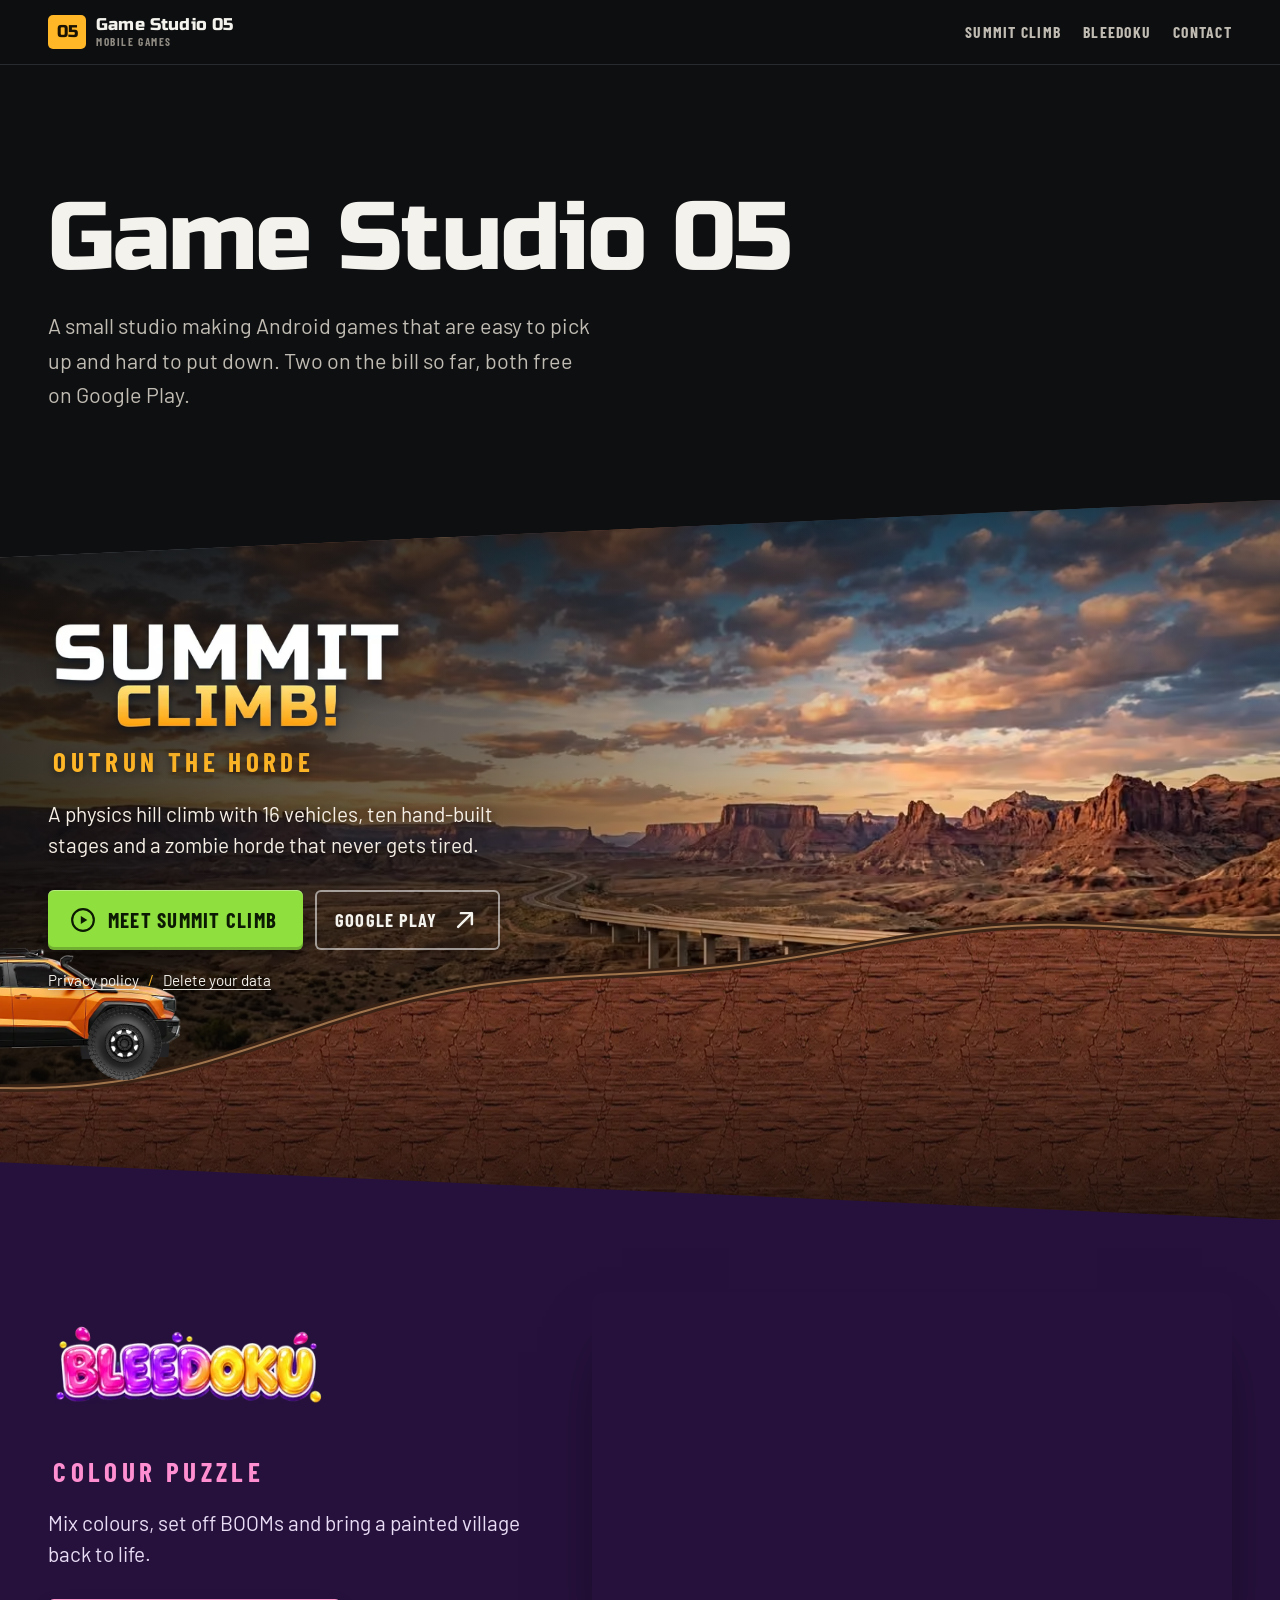
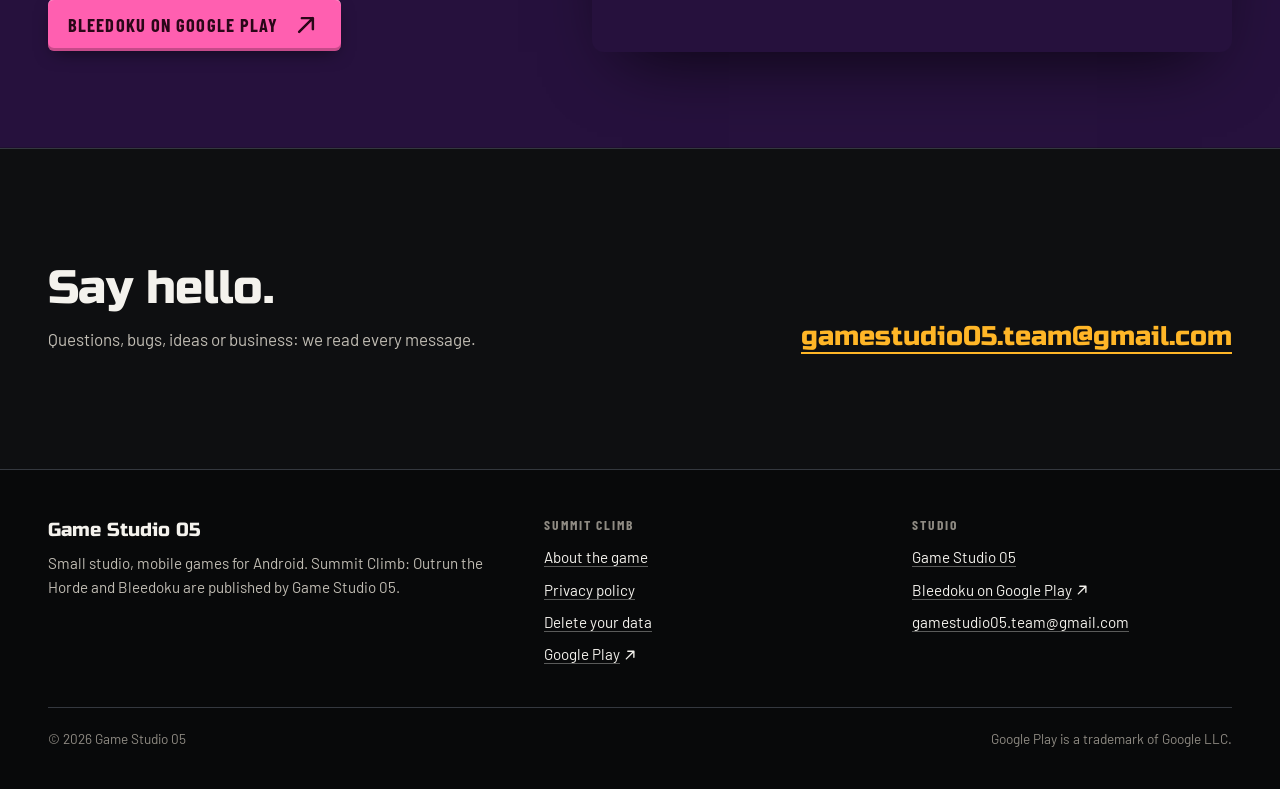
<file: index.html>
<!DOCTYPE html>
<html lang="en-GB">
<head>
<meta charset="utf-8">
<meta name="viewport" content="width=device-width,initial-scale=1">
<title>Game Studio 05 | Mobile games for Android</title>
<meta http-equiv="Content-Security-Policy" content="default-src 'self'; script-src 'self' 'sha256-TTkpiu7VmJzlIJIToEE2RSGKJKx3FKjJg3OtOZBTOTg='; style-src 'self'; img-src 'self'; font-src 'self'; media-src 'self'; connect-src 'self'; object-src 'none'; base-uri 'self'; form-action 'none'">
<meta name="referrer" content="strict-origin-when-cross-origin">
<meta name="description" content="Game Studio 05 makes mobile games for Android: Summit Climb, a physics hill climb with a zombie horde, and Bleedoku, a colour-mixing puzzle.">
<link rel="canonical" href="https://gamestudio05.github.io/">
<meta property="og:type" content="website">
<meta property="og:site_name" content="Game Studio 05">
<meta property="og:title" content="Game Studio 05">
<meta property="og:description" content="Mobile games for Android: Summit Climb and Bleedoku.">
<meta property="og:url" content="https://gamestudio05.github.io/">
<meta property="og:image" content="https://gamestudio05.github.io/assets/img/summit-social.jpg">
<meta property="og:image:width" content="1200">
<meta property="og:image:height" content="630">
<meta property="og:image:alt" content="An orange off-roader leaps a broken desert bridge ahead of a zombie horde">
<meta name="twitter:card" content="summary_large_image">
<meta name="twitter:title" content="Game Studio 05">
<meta name="twitter:description" content="Mobile games for Android: Summit Climb and Bleedoku.">
<meta name="twitter:image" content="https://gamestudio05.github.io/assets/img/summit-social.jpg">
<meta name="theme-color" content="#0e0f11">
<link rel="icon" href="/assets/img/summit-icon-32.png" sizes="32x32">
<link rel="apple-touch-icon" href="/assets/img/summit-icon-180.png">
<link rel="preload" as="font" href="/assets/fonts/russo-one.woff2" type="font/woff2" crossorigin>
<link rel="preload" as="font" href="/assets/fonts/barlow-condensed-700.woff2" type="font/woff2" crossorigin>
<link rel="stylesheet" href="/assets/css/core.css">
<link rel="stylesheet" href="/assets/css/game.css">
<script src="/assets/js/summit.js" defer></script>
<script type="application/ld+json">{"@context":"https://schema.org","@type":"Organization","name":"Game Studio 05","url":"https://gamestudio05.github.io/","email":"gamestudio05.team@gmail.com","logo":"https://gamestudio05.github.io/assets/img/summit-icon-192.png"}</script>
</head>
<body class="page-home">
<a class="skip" href="#main">Skip to content</a>
<header class="site-header">
<div class="wrap">
<a class="brand" href="/" aria-label="Game Studio 05 home">
<span class="studio-mark" aria-hidden="true">05</span>
<span class="brand-text">Game Studio 05<small>Mobile games</small></span>
</a>
<nav class="site-nav" aria-label="Main">
<a href="#summit-climb">Summit Climb</a>
<a href="#bleedoku">Bleedoku</a>
<a href="#contact">Contact</a>
</nav>
</div>
</header>

<main id="main">

<section class="marquee" aria-labelledby="studio-title">
<div class="wrap">
<h1 id="studio-title">Game Studio 05</h1>
<p class="marquee-lead">A small studio making Android games that are easy to pick up and hard to put down. Two on the bill so far, both free on Google Play.</p>
</div>
</section>

<section class="act act-summit" id="summit-climb" aria-labelledby="summit-title">
<picture class="act-bg">
<source type="image/avif" srcset="/assets/img/hero/highway-768.avif 768w, /assets/img/hero/highway-1376.avif 1376w" sizes="100vw">
<source type="image/webp" srcset="/assets/img/hero/highway-768.webp 768w, /assets/img/hero/highway-1376.webp 1376w" sizes="100vw">
<img src="/assets/img/hero/highway-1376.jpg" width="1376" height="768" alt="" fetchpriority="high" decoding="async">
</picture>
<canvas class="hero-stage" aria-hidden="true" data-attract></canvas>
<div class="wrap act-copy">
<h2 id="summit-title">
<picture>
<source type="image/avif" srcset="/assets/img/brand/summit-logo-480.avif 480w, /assets/img/brand/summit-logo-960.avif 960w" sizes="(max-width: 600px) 64vw, 380px">
<source type="image/webp" srcset="/assets/img/brand/summit-logo-480.webp 480w, /assets/img/brand/summit-logo-960.webp 960w" sizes="(max-width: 600px) 64vw, 380px">
<img class="act-logo" src="/assets/img/brand/summit-logo-480.png" width="480" height="158" alt="Summit Climb" decoding="async">
</picture>
<span class="hero-sub">Outrun the Horde</span>
</h2>
<p>A physics hill climb with 16 vehicles, ten hand-built stages and a zombie horde that never gets tired.</p>
<div class="hero-actions">
<a class="btn btn-play" href="/summit-climb/"><svg viewBox="0 0 24 24" aria-hidden="true"><circle cx="12" cy="12" r="10" fill="none" stroke="currentColor" stroke-width="2"/><path d="M10 8.2v7.6l6-3.8z" fill="currentColor"/></svg><span>Meet Summit Climb</span></a>
<a class="btn btn-ghost" href="https://play.google.com/store/apps/details?id=com.gamestudio05.summitclimb&amp;referrer=utm_source%3Dwebsite%26utm_medium%3Dstudio-home" rel="noopener noreferrer"><span>Google Play</span><svg class="icon-ext" viewBox="0 0 16 16" aria-hidden="true"><path d="M5 3h8v8M13 3L3 13" fill="none" stroke="currentColor" stroke-width="1.8" stroke-linecap="round" stroke-linejoin="round"/></svg></a>
</div>
<p class="act-links"><a href="/summit-climb/privacy/">Privacy policy</a> <span aria-hidden="true">/</span> <a href="/summit-climb/delete-data/">Delete your data</a></p>
</div>
</section>

<section class="act act-bleedoku" id="bleedoku" aria-labelledby="bleedoku-title">
<div class="wrap act-bleedoku-grid">
<div class="act-copy">
<h2 id="bleedoku-title">
<picture>
<source type="image/avif" srcset="/assets/img/bleedoku/logo-160.avif 160w, /assets/img/bleedoku/logo-320.avif 320w" sizes="260px">
<source type="image/webp" srcset="/assets/img/bleedoku/logo-160.webp 160w, /assets/img/bleedoku/logo-320.webp 320w" sizes="260px">
<img class="bleedoku-logo" src="/assets/img/bleedoku/logo-320.png" width="320" height="180" alt="Bleedoku" loading="lazy" decoding="async">
</picture>
<span class="hero-sub">Colour Puzzle</span>
</h2>
<p>Mix colours, set off BOOMs and bring a painted village back to life.</p>
<div class="hero-actions">
<a class="btn btn-bleedoku" href="https://play.google.com/store/apps/details?id=com.bleedoku.game" rel="noopener noreferrer"><span>Bleedoku on Google Play</span><svg class="icon-ext" viewBox="0 0 16 16" aria-hidden="true"><path d="M5 3h8v8M13 3L3 13" fill="none" stroke="currentColor" stroke-width="1.8" stroke-linecap="round" stroke-linejoin="round"/></svg></a>
</div>
</div>
<figure class="bleedoku-art">
<picture>
<source type="image/avif" srcset="/assets/img/bleedoku/trailer-poster-480.avif 480w, /assets/img/bleedoku/trailer-poster-768.avif 768w, /assets/img/bleedoku/trailer-poster-1200.avif 1200w" sizes="(max-width: 900px) 100vw, 640px">
<source type="image/webp" srcset="/assets/img/bleedoku/trailer-poster-480.webp 480w, /assets/img/bleedoku/trailer-poster-768.webp 768w, /assets/img/bleedoku/trailer-poster-1200.webp 1200w" sizes="(max-width: 900px) 100vw, 640px">
<img src="/assets/img/bleedoku/trailer-poster-768.jpg" width="768" height="432" alt="Bleedoku's jelly characters burst out of a splash of pink, blue and yellow paint" loading="lazy" decoding="async">
</picture>
</figure>
</div>
</section>

<section class="contact" id="contact" aria-labelledby="contact-title">
<div class="wrap contact-grid">
<div>
<h2 id="contact-title">Say hello.</h2>
<p>Questions, bugs, ideas or business: we read every message.</p>
</div>
<p class="contact-mail"><a href="mailto:gamestudio05.team@gmail.com">gamestudio05.team@gmail.com</a></p>
</div>
</section>

</main>

<footer class="site-footer">
<div class="wrap">
<div class="footer-grid">
<div>
<p class="footer-studio">Game Studio 05</p>
<p>Small studio, mobile games for Android. Summit Climb: Outrun the Horde and Bleedoku are published by Game Studio 05.</p>
</div>
<div>
<h2>Summit Climb</h2>
<ul>
<li><a href="/summit-climb/">About the game</a></li>
<li><a href="/summit-climb/privacy/">Privacy policy</a></li>
<li><a href="/summit-climb/delete-data/">Delete your data</a></li>
<li><a href="https://play.google.com/store/apps/details?id=com.gamestudio05.summitclimb" rel="noopener noreferrer">Google Play<svg class="icon-ext" viewBox="0 0 16 16" aria-hidden="true"><path d="M5 3h8v8M13 3L3 13" fill="none" stroke="currentColor" stroke-width="1.8" stroke-linecap="round" stroke-linejoin="round"/></svg></a></li>
</ul>
</div>
<div>
<h2>Studio</h2>
<ul>
<li><a href="/">Game Studio 05</a></li>
<li><a href="https://play.google.com/store/apps/details?id=com.bleedoku.game" rel="noopener noreferrer">Bleedoku on Google Play<svg class="icon-ext" viewBox="0 0 16 16" aria-hidden="true"><path d="M5 3h8v8M13 3L3 13" fill="none" stroke="currentColor" stroke-width="1.8" stroke-linecap="round" stroke-linejoin="round"/></svg></a></li>
<li><a href="mailto:gamestudio05.team@gmail.com">gamestudio05.team@gmail.com</a></li>
</ul>
</div>
</div>
<div class="footer-base"><span>&copy; 2026 Game Studio 05</span><span>Google Play is a trademark of Google LLC.</span></div>
</div>
</footer>
</body>
</html>
</file>
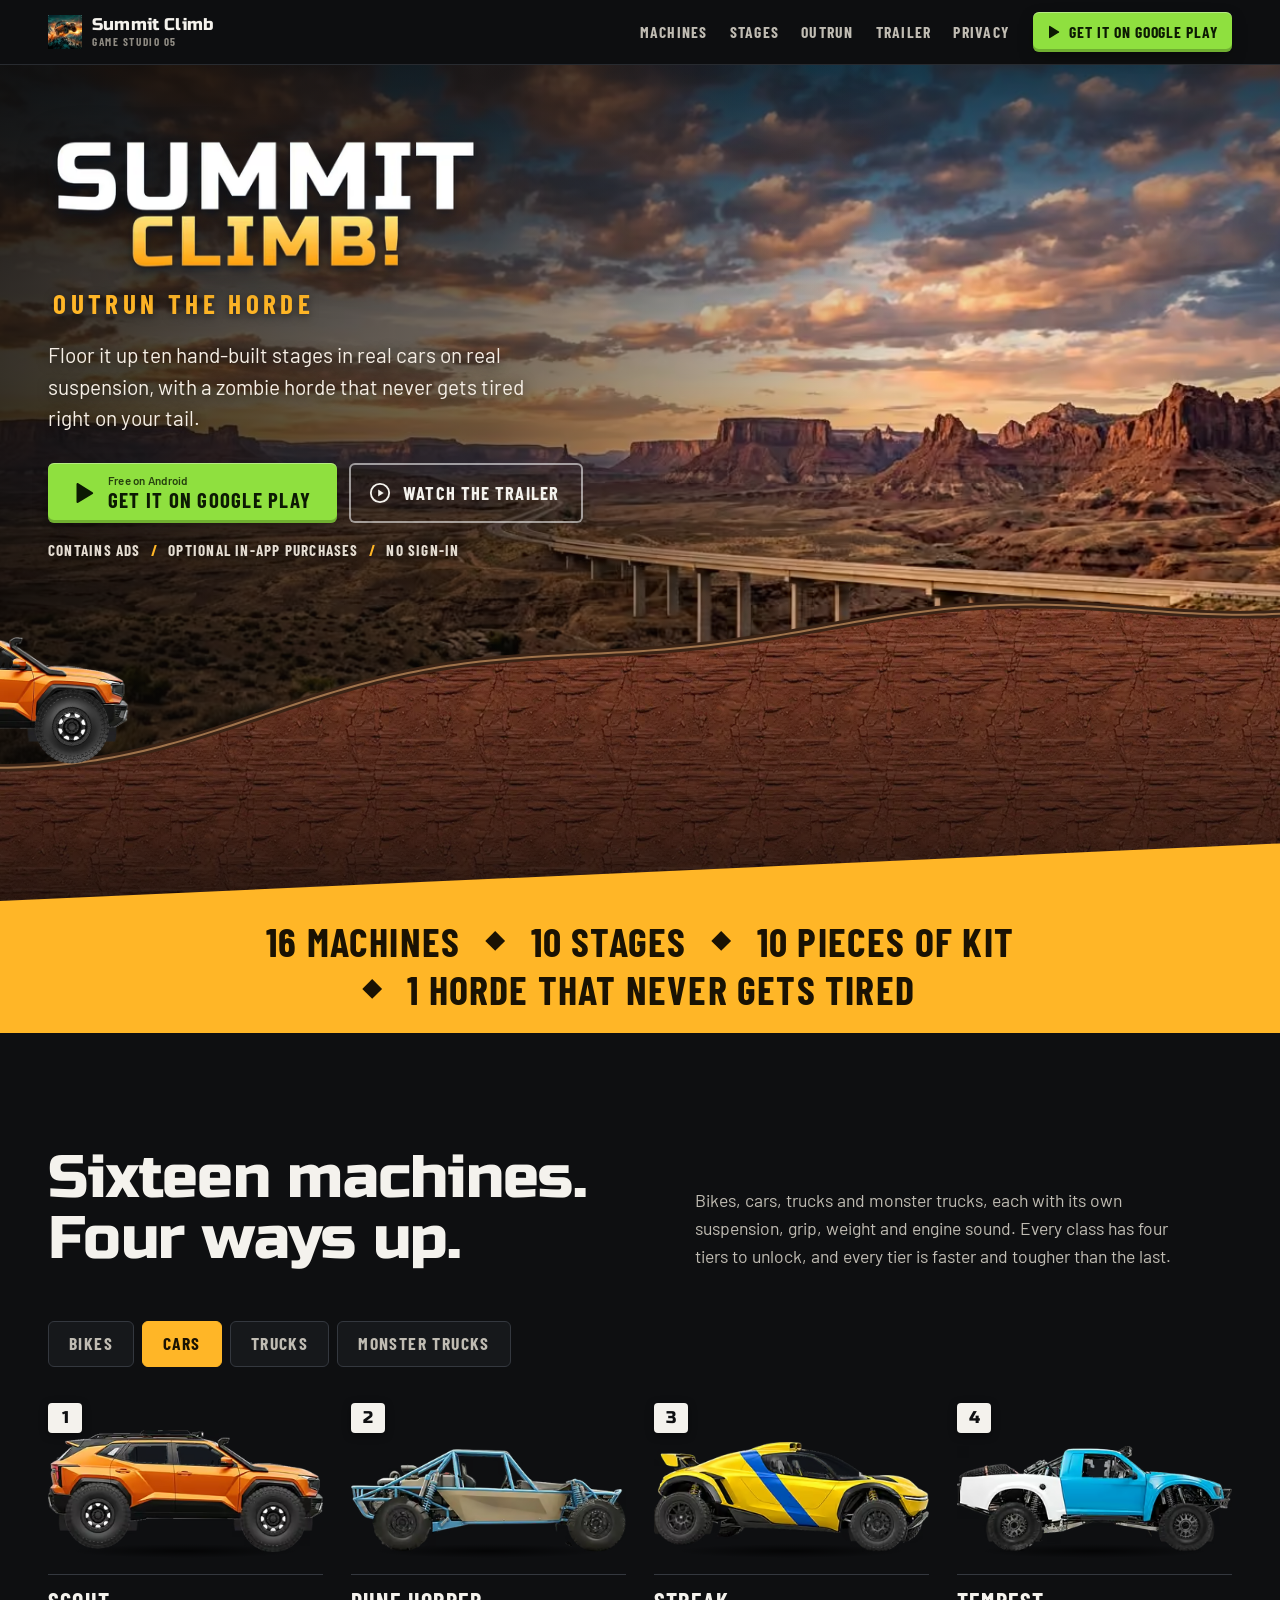
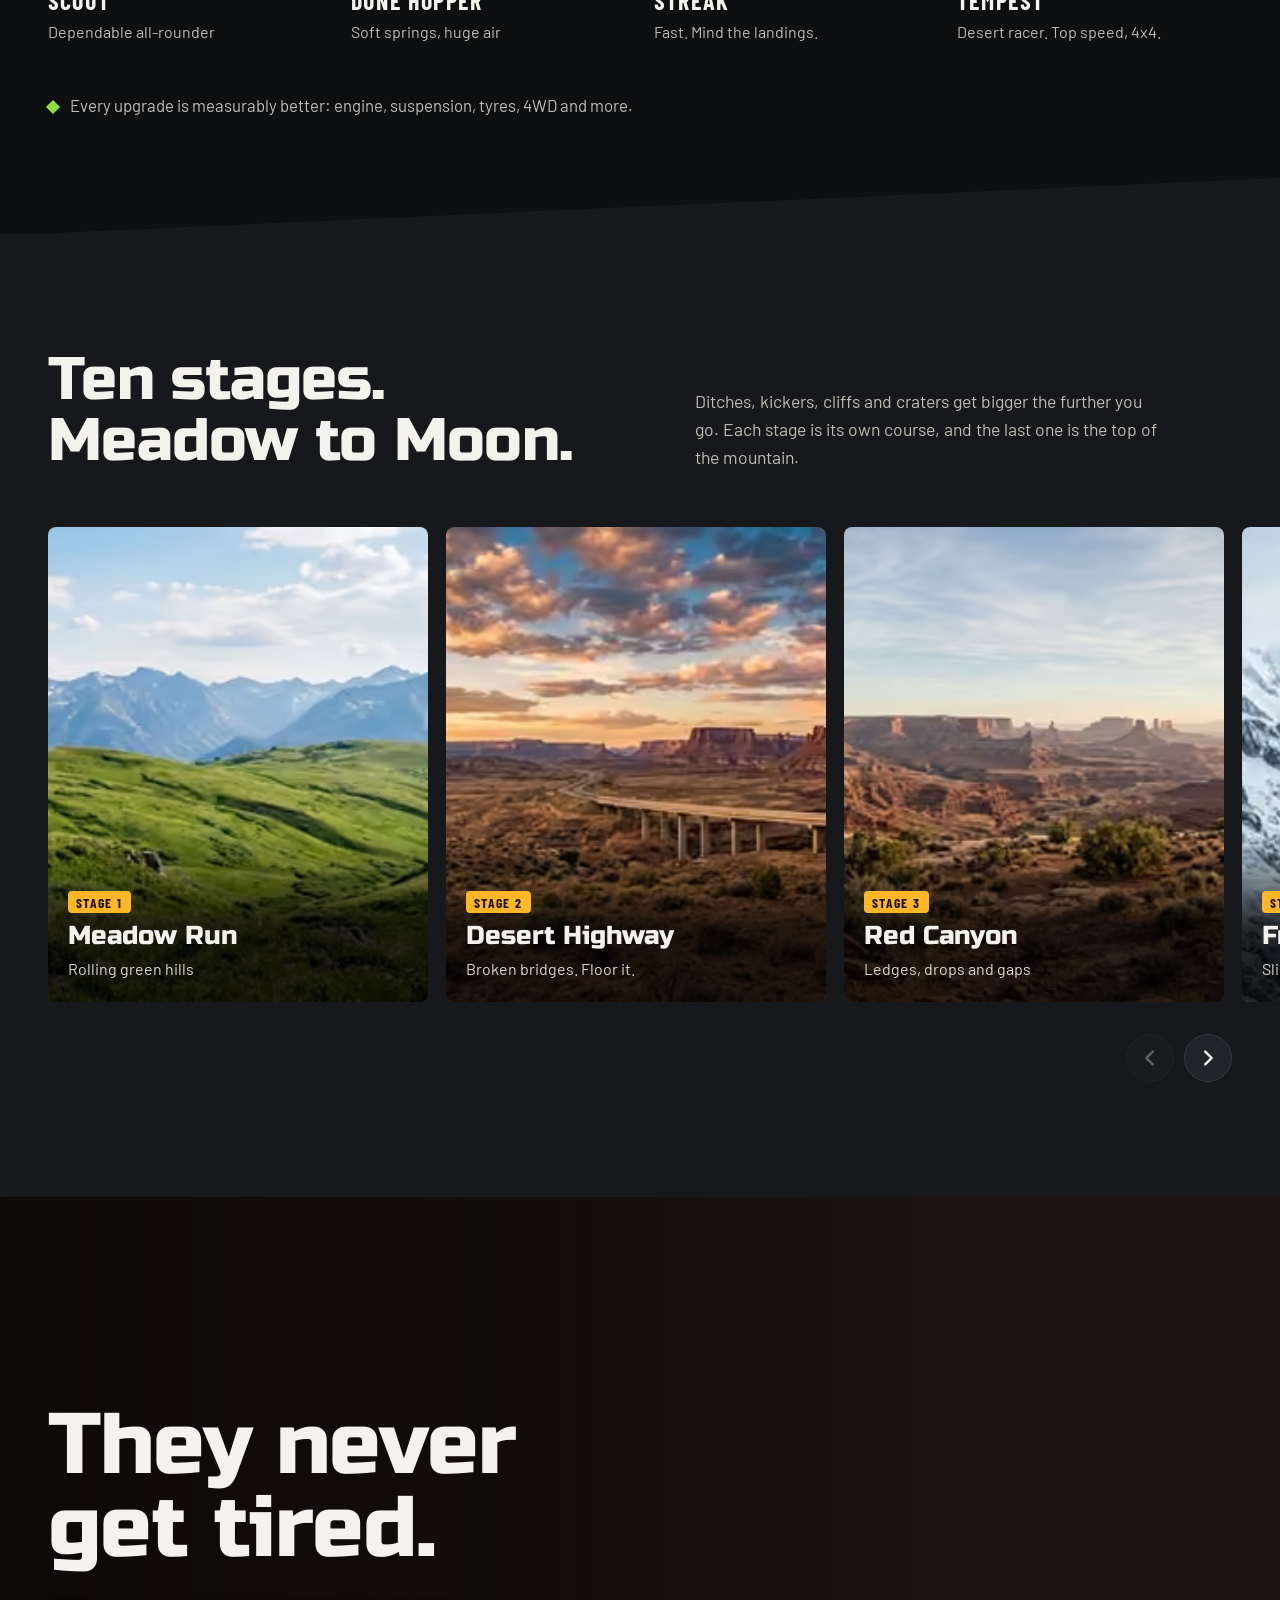
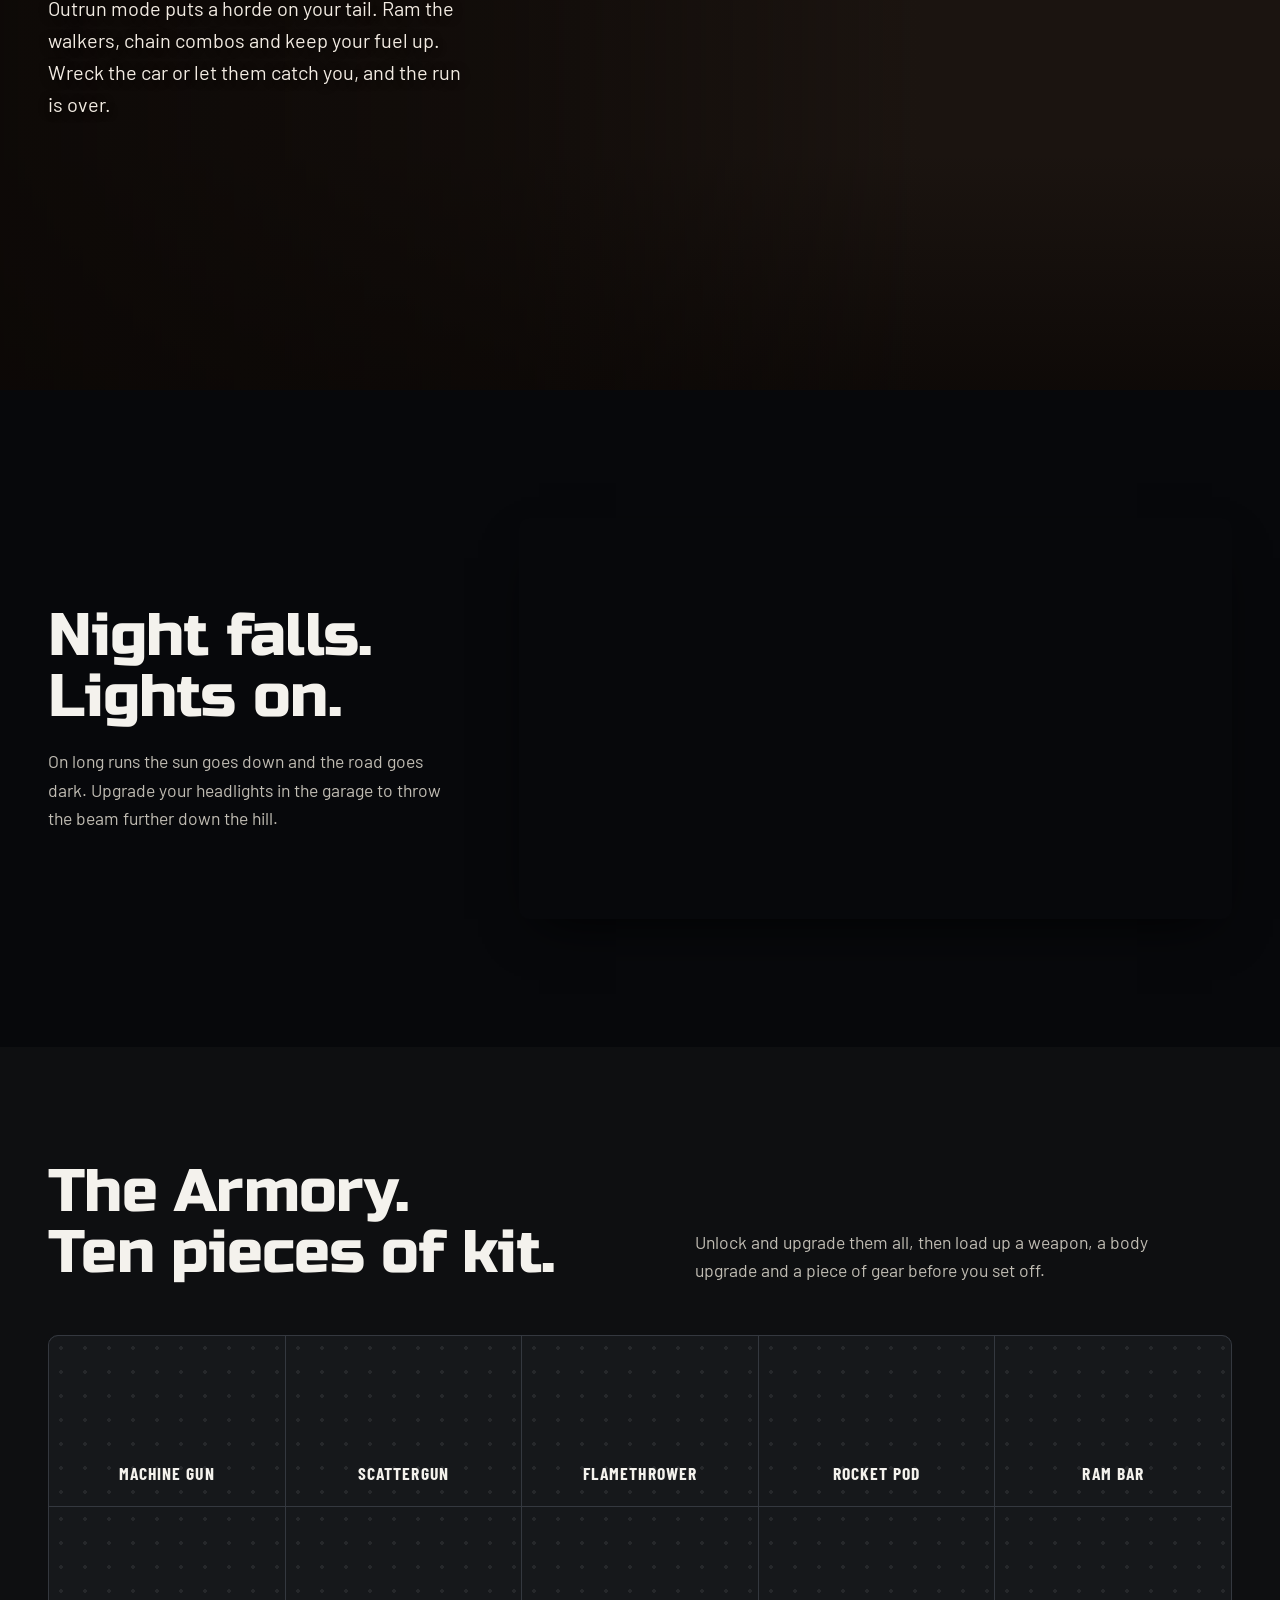
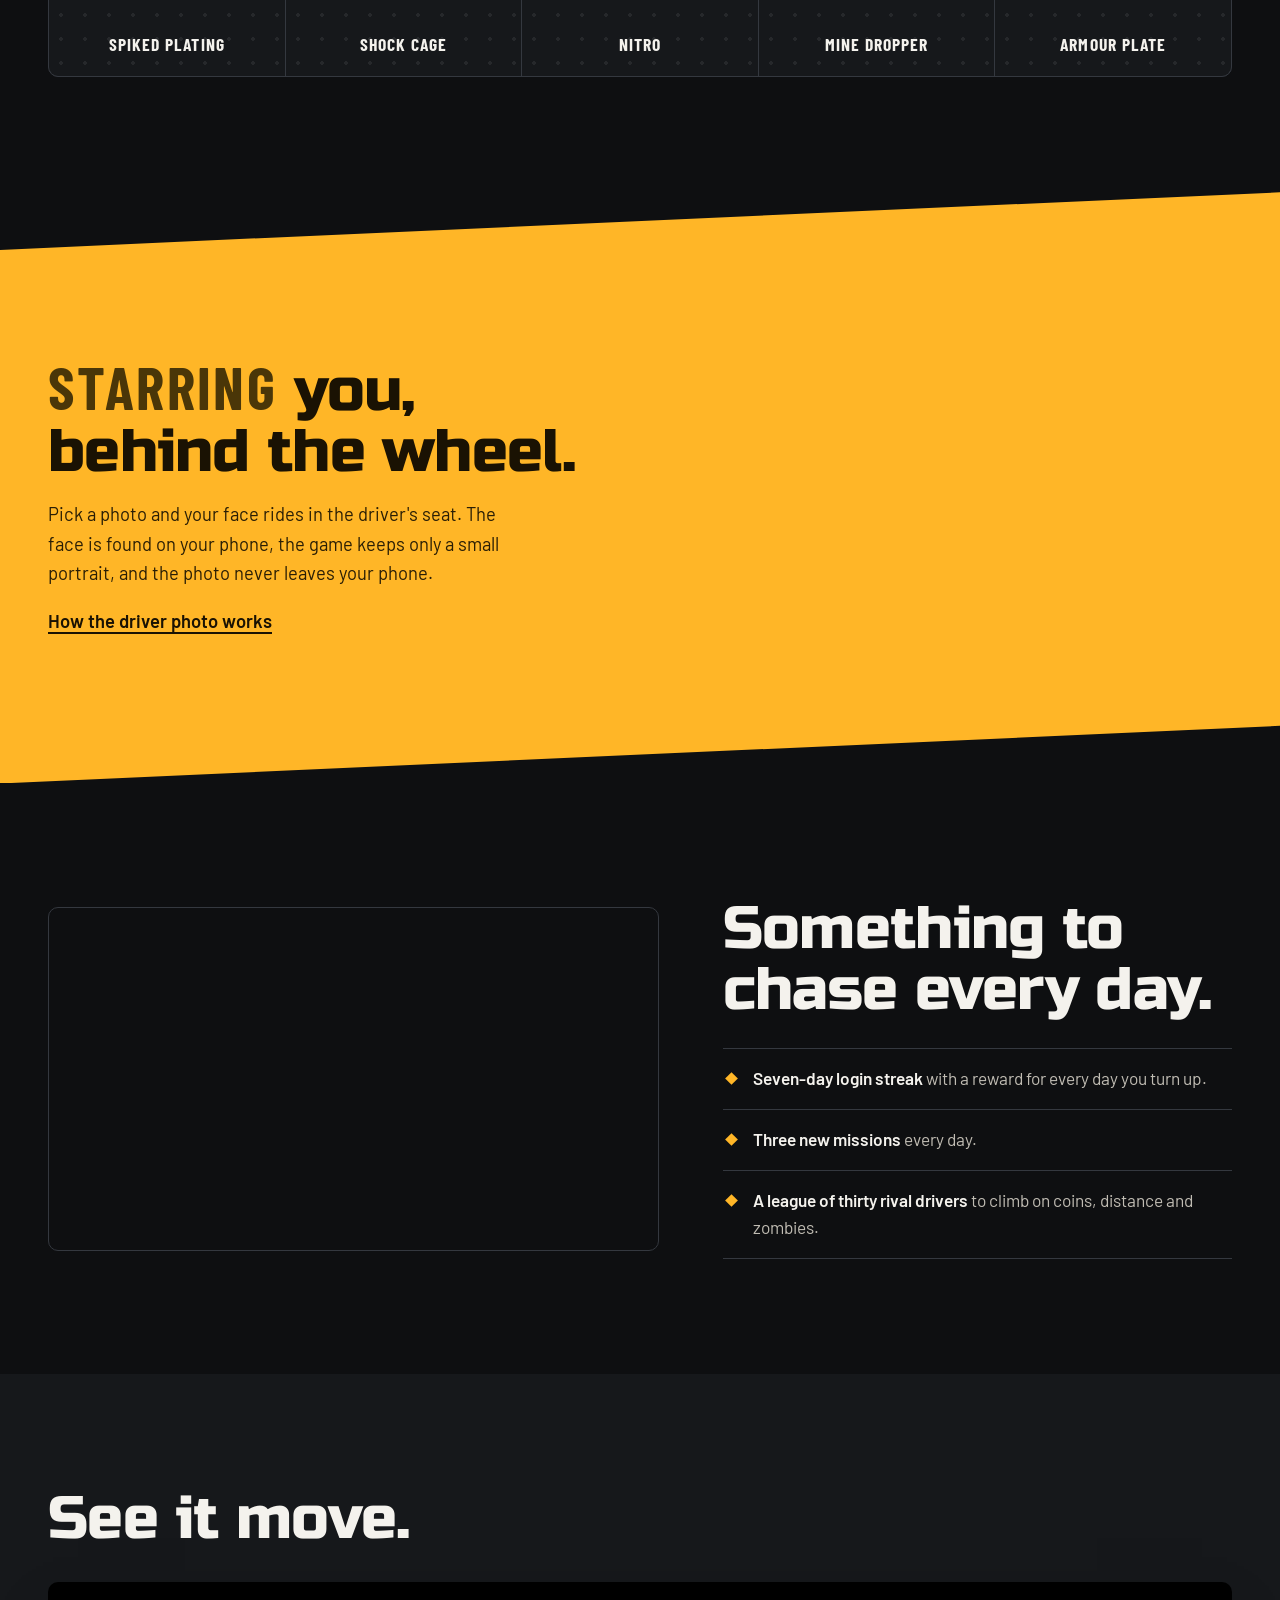
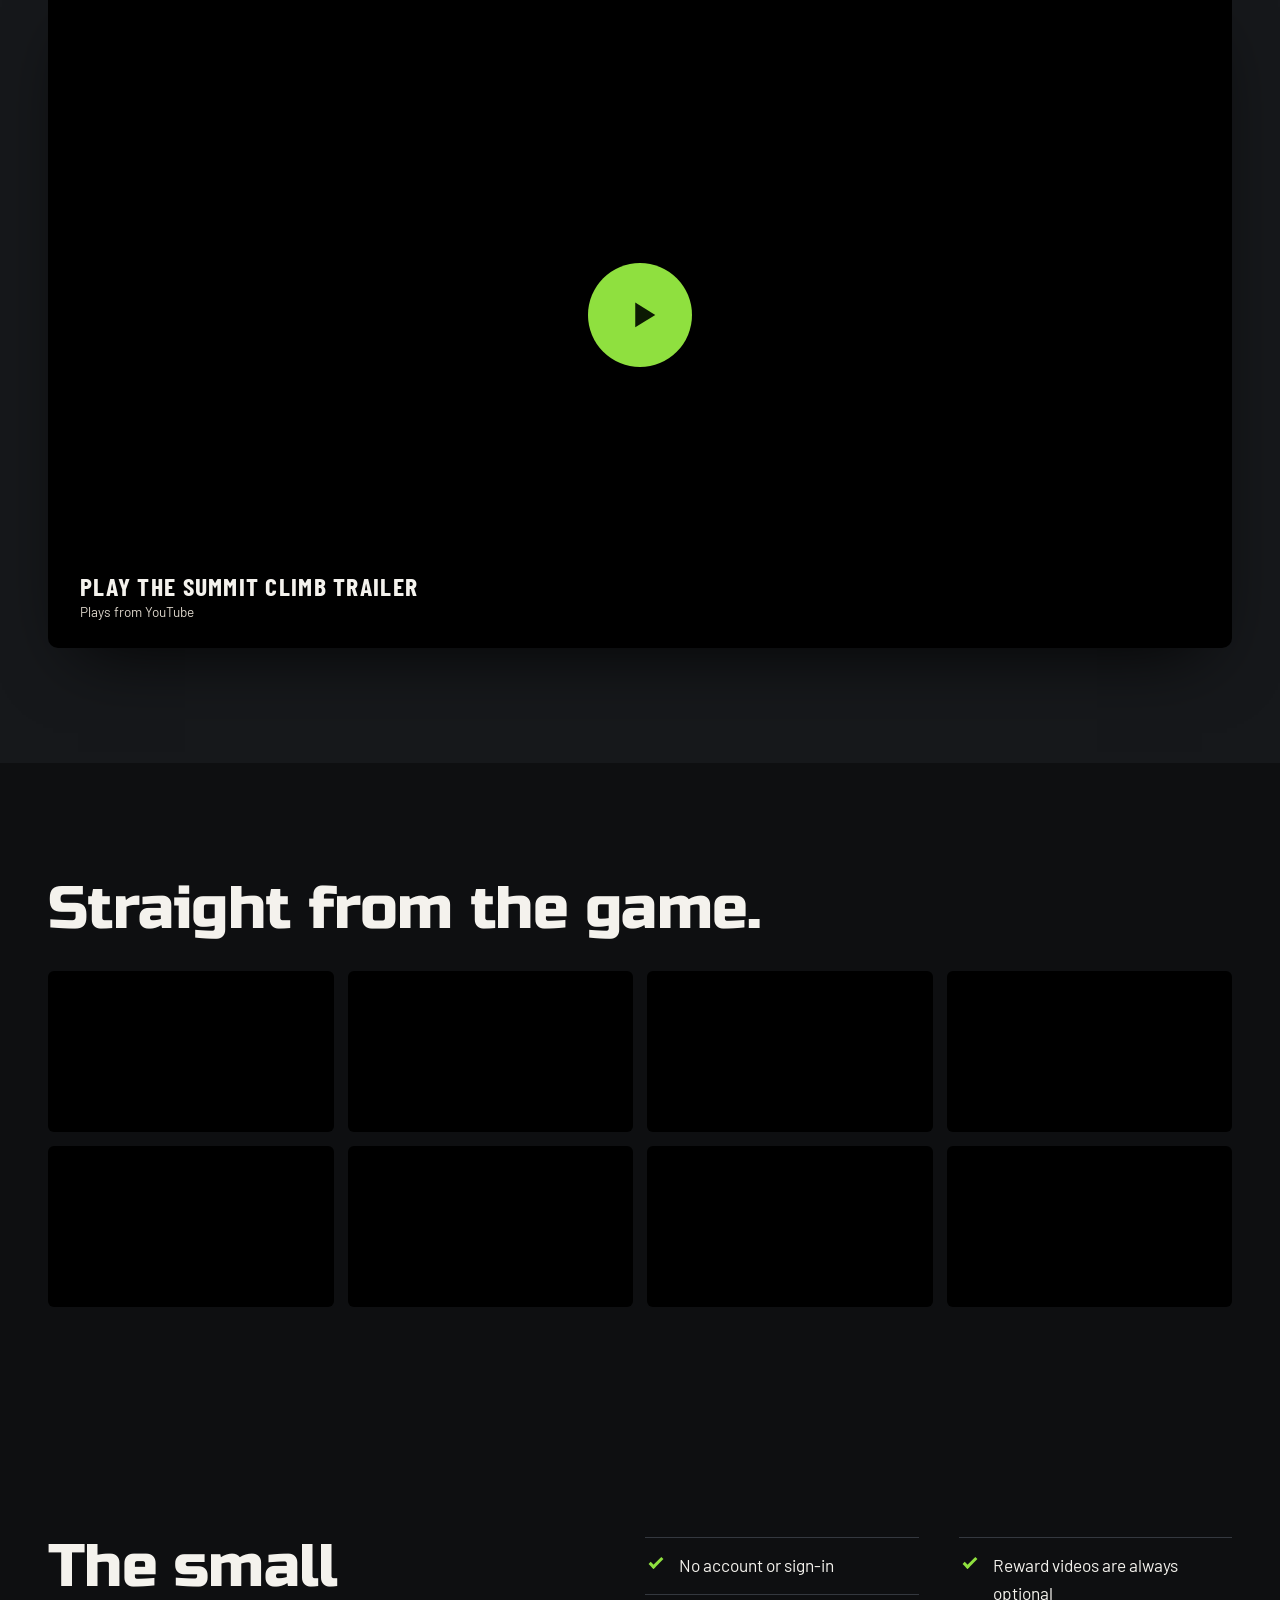
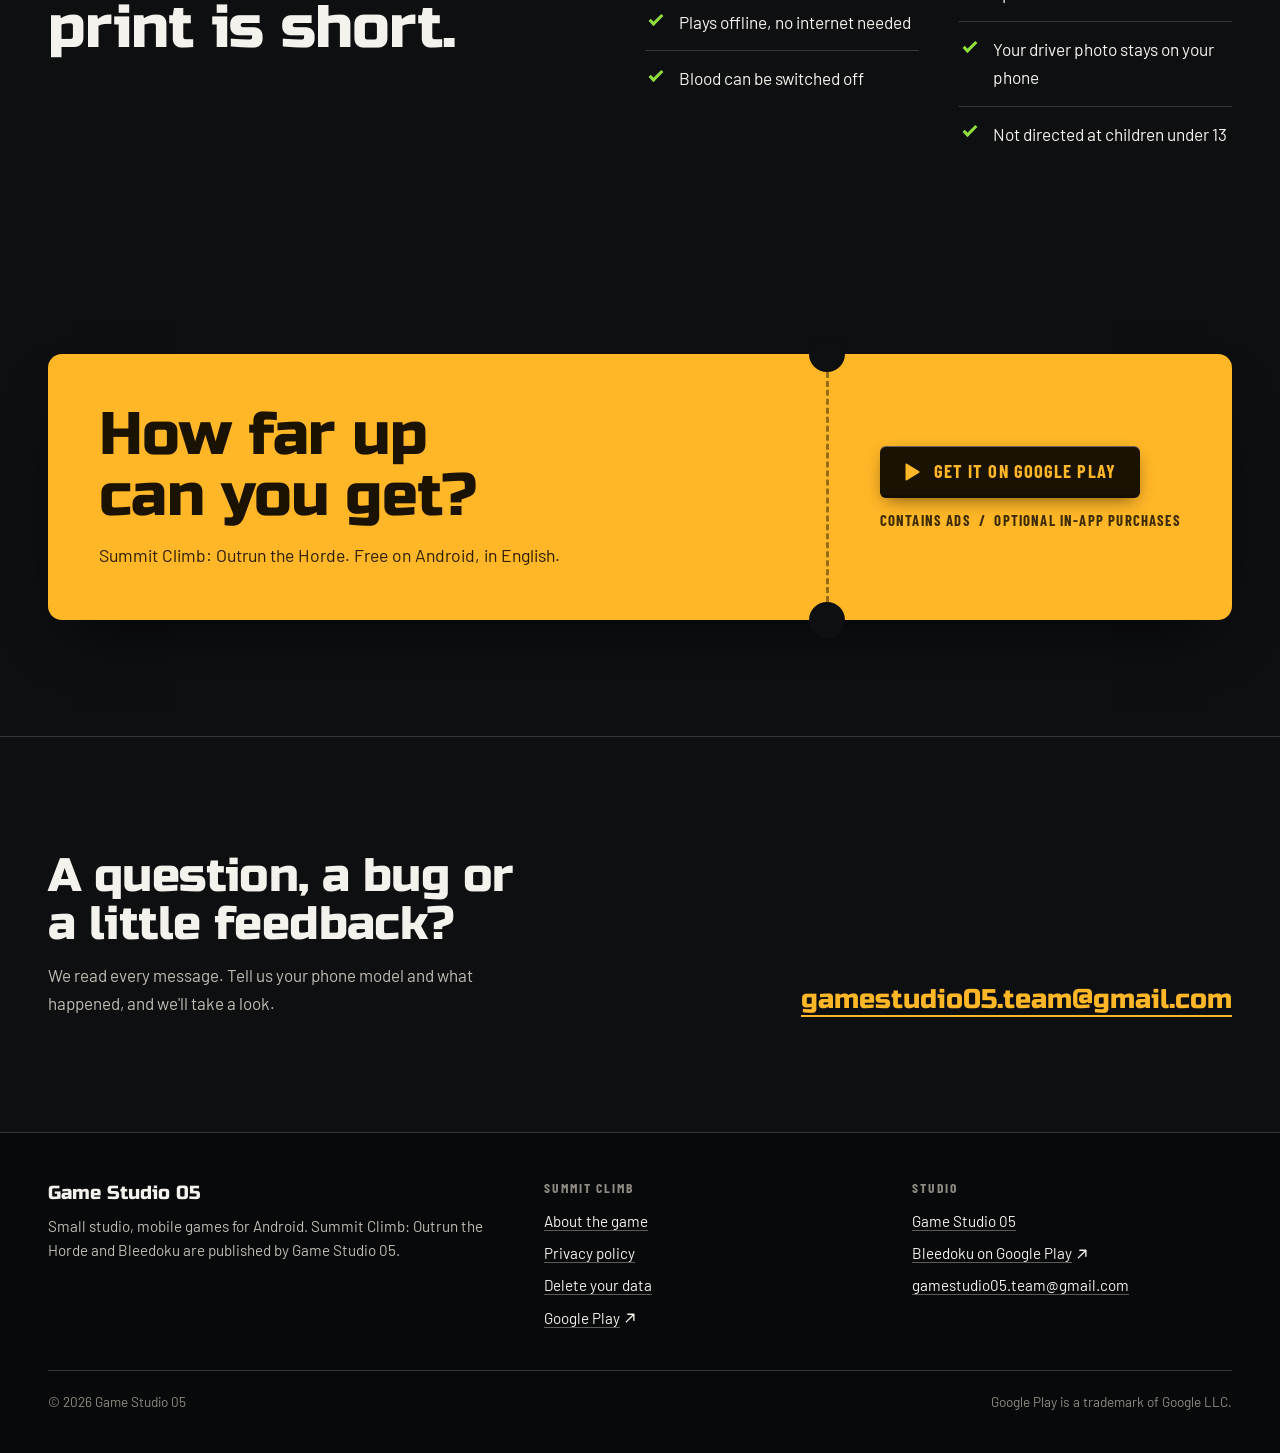
<file: summit-climb/index.html>
<!DOCTYPE html>
<html lang="en-GB">
<head>
<meta charset="utf-8">
<meta name="viewport" content="width=device-width,initial-scale=1">
<title>Summit Climb: Outrun the Horde | Game Studio 05</title>
<meta http-equiv="Content-Security-Policy" content="default-src 'self'; script-src 'self' 'sha256-b31BHNZp7PP5dlR8vDk3qZ4iPvnoTZIFpCqAKWsxZpQ='; style-src 'self'; img-src 'self'; font-src 'self'; media-src 'self'; connect-src 'self'; frame-src https://www.youtube-nocookie.com; object-src 'none'; base-uri 'self'; form-action 'none'">
<meta name="referrer" content="strict-origin-when-cross-origin">
<meta name="description" content="A physics hill climb for Android with 16 vehicles, ten hand-built stages and a zombie horde on your tail. From Game Studio 05.">
<link rel="canonical" href="https://gamestudio05.github.io/summit-climb/">
<meta property="og:type" content="website">
<meta property="og:site_name" content="Game Studio 05">
<meta property="og:title" content="Summit Climb: Outrun the Horde">
<meta property="og:description" content="A physics hill climb for Android with 16 vehicles, ten hand-built stages and a zombie horde on your tail.">
<meta property="og:url" content="https://gamestudio05.github.io/summit-climb/">
<meta property="og:image" content="https://gamestudio05.github.io/assets/img/summit-social.jpg">
<meta property="og:image:width" content="1200">
<meta property="og:image:height" content="630">
<meta property="og:image:alt" content="An orange off-roader leaps a broken desert bridge ahead of a zombie horde">
<meta name="twitter:card" content="summary_large_image">
<meta name="twitter:title" content="Summit Climb: Outrun the Horde">
<meta name="twitter:description" content="A physics hill climb for Android with 16 vehicles, ten hand-built stages and a zombie horde on your tail.">
<meta name="twitter:image" content="https://gamestudio05.github.io/assets/img/summit-social.jpg">
<meta name="twitter:image:alt" content="An orange off-roader leaps a broken desert bridge ahead of a zombie horde">
<meta name="theme-color" content="#0e0f11">
<link rel="icon" href="/assets/img/summit-icon-32.png" sizes="32x32">
<link rel="apple-touch-icon" href="/assets/img/summit-icon-180.png">
<link rel="preload" as="image" href="/assets/img/hero/highway-1376.avif" type="image/avif" imagesrcset="/assets/img/hero/highway-768.avif 768w, /assets/img/hero/highway-1376.avif 1376w" imagesizes="100vw" fetchpriority="high">
<link rel="preload" as="font" href="/assets/fonts/russo-one.woff2" type="font/woff2" crossorigin>
<link rel="preload" as="font" href="/assets/fonts/barlow-condensed-700.woff2" type="font/woff2" crossorigin>
<link rel="stylesheet" href="/assets/css/core.css">
<link rel="stylesheet" href="/assets/css/game.css">
<script src="/assets/js/summit.js" defer></script>
<script type="application/ld+json">{"@context":"https://schema.org","@type":"MobileApplication","name":"Summit Climb: Outrun the Horde","description":"A physics hill climb for Android with 16 vehicles, ten hand-built stages and a zombie horde on your tail.","operatingSystem":"ANDROID","applicationCategory":"GameApplication","inLanguage":"en","image":"https://gamestudio05.github.io/assets/img/summit-social.jpg","screenshot":"https://gamestudio05.github.io/assets/img/sc/shot/s1-1600.jpg","offers":{"@type":"Offer","price":"0","priceCurrency":"USD"},"publisher":{"@type":"Organization","name":"Game Studio 05","url":"https://gamestudio05.github.io/","email":"gamestudio05.team@gmail.com"},"url":"https://gamestudio05.github.io/summit-climb/","installUrl":"https://play.google.com/store/apps/details?id=com.gamestudio05.summitclimb"}</script>
</head>
<body class="page-summit">
<a class="skip" href="#main">Skip to content</a>
<header class="site-header">
<div class="wrap">
<a class="brand" href="/summit-climb/">
<picture>
<source type="image/avif" srcset="/assets/img/summit-icon-96.avif 96w, /assets/img/summit-icon-192.avif 192w" sizes="34px">
<source type="image/webp" srcset="/assets/img/summit-icon-96.webp 96w, /assets/img/summit-icon-192.webp 192w" sizes="34px">
<img src="/assets/img/summit-icon-96.png" width="96" height="96" alt="" decoding="async">
</picture>
<span class="brand-text">Summit Climb<small>Game Studio 05</small></span>
</a>
<nav class="site-nav" aria-label="Main">
<a href="#machines">Machines</a>
<a href="#stages">Stages</a>
<a href="#outrun">Outrun</a>
<a href="#trailer">Trailer</a>
<a href="/summit-climb/privacy/">Privacy</a>
</nav>
<a class="btn btn-compact" href="https://play.google.com/store/apps/details?id=com.gamestudio05.summitclimb&amp;referrer=utm_source%3Dwebsite%26utm_medium%3Dlanding" rel="noopener noreferrer"><svg viewBox="0 0 24 24" aria-hidden="true"><path d="M6 3.8v16.4c0 .8.9 1.3 1.6.9l13.3-8.2c.6-.4.6-1.3 0-1.7L7.6 2.9C6.9 2.5 6 3 6 3.8z" fill="currentColor"/></svg><span><span class="lg">Get it on </span>Google Play</span></a>
</div>
</header>

<main id="main">

<section class="hero" aria-labelledby="hero-title">
<picture class="hero-bg">
<source type="image/avif" srcset="/assets/img/hero/highway-768.avif 768w, /assets/img/hero/highway-1376.avif 1376w" sizes="100vw">
<source type="image/webp" srcset="/assets/img/hero/highway-768.webp 768w, /assets/img/hero/highway-1376.webp 1376w" sizes="100vw">
<img src="/assets/img/hero/highway-1376.jpg" width="1376" height="768" alt="" fetchpriority="high" decoding="async">
</picture>
<canvas class="hero-stage" aria-hidden="true" data-attract></canvas>
<div class="hero-copy wrap">
<h1 id="hero-title">
<picture>
<source type="image/avif" srcset="/assets/img/brand/summit-logo-480.avif 480w, /assets/img/brand/summit-logo-960.avif 960w" sizes="(max-width: 600px) 72vw, 460px">
<source type="image/webp" srcset="/assets/img/brand/summit-logo-480.webp 480w, /assets/img/brand/summit-logo-960.webp 960w" sizes="(max-width: 600px) 72vw, 460px">
<img class="hero-logo" src="/assets/img/brand/summit-logo-480.png" width="480" height="158" alt="Summit Climb" decoding="async">
</picture>
<span class="hero-sub">Outrun the Horde</span>
</h1>
<p class="hero-lead">Floor it up ten hand-built stages in real cars on real suspension, with a zombie horde that never gets tired right on your tail.</p>
<div class="hero-actions">
<a class="btn btn-play" href="https://play.google.com/store/apps/details?id=com.gamestudio05.summitclimb&amp;referrer=utm_source%3Dwebsite%26utm_medium%3Dlanding" rel="noopener noreferrer"><svg viewBox="0 0 24 24" aria-hidden="true"><path d="M6 3.8v16.4c0 .8.9 1.3 1.6.9l13.3-8.2c.6-.4.6-1.3 0-1.7L7.6 2.9C6.9 2.5 6 3 6 3.8z" fill="currentColor"/></svg><span class="btn-label"><small>Free on Android</small>Get it on Google Play</span></a>
<a class="btn btn-ghost" href="#trailer"><svg viewBox="0 0 24 24" aria-hidden="true"><circle cx="12" cy="12" r="10" fill="none" stroke="currentColor" stroke-width="2"/><path d="M10 8.2v7.6l6-3.8z" fill="currentColor"/></svg><span>Watch the trailer</span></a>
</div>
<p class="hero-facts">Contains ads <span aria-hidden="true">/</span> Optional in-app purchases <span aria-hidden="true">/</span> No sign-in</p>
</div>
</section>

<div class="bill" role="presentation">
<p class="bill-line"><span>16 machines</span><span>10 stages</span><span>10 pieces of kit</span><span>1 horde that never gets tired</span></p>
</div>

<section class="lineup" id="machines" aria-labelledby="machines-title">
<div class="wrap">
<div class="section-head">
<h2 id="machines-title">Sixteen machines.<br>Four ways up.</h2>
<p>Bikes, cars, trucks and monster trucks, each with its own suspension, grip, weight and engine sound. Every class has four tiers to unlock, and every tier is faster and tougher than the last.</p>
</div>
<div class="classes" data-tabs>
<div class="class-tabs" role="tablist" aria-label="Vehicle classes" hidden>
<button type="button" role="tab" id="tab-bikes" aria-controls="class-bikes" aria-selected="false" tabindex="-1">Bikes</button>
<button type="button" role="tab" id="tab-cars" aria-controls="class-cars" aria-selected="true">Cars</button>
<button type="button" role="tab" id="tab-trucks" aria-controls="class-trucks" aria-selected="false" tabindex="-1">Trucks</button>
<button type="button" role="tab" id="tab-monsters" aria-controls="class-monsters" aria-selected="false" tabindex="-1">Monster trucks</button>
</div>
<div class="class-panel" id="class-bikes" role="tabpanel" aria-labelledby="tab-bikes" data-class="bikes">
<h3 class="class-name">Bikes</h3>
<ul class="machines">
<li class="machine">
<picture>
<source type="image/avif" srcset="/assets/img/sc/v/goat-360.avif 360w, /assets/img/sc/v/goat-720.avif 720w" sizes="(max-width: 600px) 80vw, (max-width: 1000px) 44vw, 280px">
<img src="/assets/img/sc/v/goat-360.webp" srcset="/assets/img/sc/v/goat-360.webp 360w, /assets/img/sc/v/goat-720.webp 720w" sizes="(max-width: 600px) 80vw, (max-width: 1000px) 44vw, 280px" width="360" height="275" alt="" loading="lazy" decoding="async">
</picture>
<p class="plate"><span class="visually-hidden">Tier </span>1</p>
<h3>Mountain Goat</h3>
<p>Light, twitchy, flips for fun</p>
</li>
<li class="machine">
<picture>
<source type="image/avif" srcset="/assets/img/sc/v/dirtfox-360.avif 360w, /assets/img/sc/v/dirtfox-720.avif 720w" sizes="(max-width: 600px) 80vw, (max-width: 1000px) 44vw, 280px">
<img src="/assets/img/sc/v/dirtfox-360.webp" srcset="/assets/img/sc/v/dirtfox-360.webp 360w, /assets/img/sc/v/dirtfox-720.webp 720w" sizes="(max-width: 600px) 80vw, (max-width: 1000px) 44vw, 280px" width="360" height="256" alt="" loading="lazy" decoding="async">
</picture>
<p class="plate"><span class="visually-hidden">Tier </span>2</p>
<h3>Dirt Fox</h3>
<p>More punch, more grip</p>
</li>
<li class="machine">
<picture>
<source type="image/avif" srcset="/assets/img/sc/v/razor-360.avif 360w, /assets/img/sc/v/razor-720.avif 720w" sizes="(max-width: 600px) 80vw, (max-width: 1000px) 44vw, 280px">
<img src="/assets/img/sc/v/razor-360.webp" srcset="/assets/img/sc/v/razor-360.webp 360w, /assets/img/sc/v/razor-720.webp 720w" sizes="(max-width: 600px) 80vw, (max-width: 1000px) 44vw, 280px" width="360" height="216" alt="" loading="lazy" decoding="async">
</picture>
<p class="plate"><span class="visually-hidden">Tier </span>3</p>
<h3>Razor</h3>
<p>Race bike. Pure power.</p>
</li>
<li class="machine">
<picture>
<source type="image/avif" srcset="/assets/img/sc/v/skyhawk-360.avif 360w, /assets/img/sc/v/skyhawk-720.avif 720w" sizes="(max-width: 600px) 80vw, (max-width: 1000px) 44vw, 280px">
<img src="/assets/img/sc/v/skyhawk-360.webp" srcset="/assets/img/sc/v/skyhawk-360.webp 360w, /assets/img/sc/v/skyhawk-720.webp 720w" sizes="(max-width: 600px) 80vw, (max-width: 1000px) 44vw, 280px" width="360" height="254" alt="" loading="lazy" decoding="async">
</picture>
<p class="plate"><span class="visually-hidden">Tier </span>4</p>
<h3>Skyhawk</h3>
<p>Rally-raid king. Flies forever.</p>
</li>
</ul>
</div>
<div class="class-panel" id="class-cars" role="tabpanel" aria-labelledby="tab-cars" data-class="cars">
<h3 class="class-name">Cars</h3>
<ul class="machines">
<li class="machine">
<picture>
<source type="image/avif" srcset="/assets/img/sc/v/scout-360.avif 360w, /assets/img/sc/v/scout-720.avif 720w" sizes="(max-width: 600px) 80vw, (max-width: 1000px) 44vw, 280px">
<img src="/assets/img/sc/v/scout-360.webp" srcset="/assets/img/sc/v/scout-360.webp 360w, /assets/img/sc/v/scout-720.webp 720w" sizes="(max-width: 600px) 80vw, (max-width: 1000px) 44vw, 280px" width="360" height="159" alt="" loading="lazy" decoding="async">
</picture>
<p class="plate"><span class="visually-hidden">Tier </span>1</p>
<h3>Scout</h3>
<p>Dependable all-rounder</p>
</li>
<li class="machine">
<picture>
<source type="image/avif" srcset="/assets/img/sc/v/hopper-360.avif 360w, /assets/img/sc/v/hopper-720.avif 720w" sizes="(max-width: 600px) 80vw, (max-width: 1000px) 44vw, 280px">
<img src="/assets/img/sc/v/hopper-360.webp" srcset="/assets/img/sc/v/hopper-360.webp 360w, /assets/img/sc/v/hopper-720.webp 720w" sizes="(max-width: 600px) 80vw, (max-width: 1000px) 44vw, 280px" width="360" height="134" alt="" loading="lazy" decoding="async">
</picture>
<p class="plate"><span class="visually-hidden">Tier </span>2</p>
<h3>Dune Hopper</h3>
<p>Soft springs, huge air</p>
</li>
<li class="machine">
<picture>
<source type="image/avif" srcset="/assets/img/sc/v/streak-360.avif 360w, /assets/img/sc/v/streak-720.avif 720w" sizes="(max-width: 600px) 80vw, (max-width: 1000px) 44vw, 280px">
<img src="/assets/img/sc/v/streak-360.webp" srcset="/assets/img/sc/v/streak-360.webp 360w, /assets/img/sc/v/streak-720.webp 720w" sizes="(max-width: 600px) 80vw, (max-width: 1000px) 44vw, 280px" width="360" height="144" alt="" loading="lazy" decoding="async">
</picture>
<p class="plate"><span class="visually-hidden">Tier </span>3</p>
<h3>Streak</h3>
<p>Fast. Mind the landings.</p>
</li>
<li class="machine">
<picture>
<source type="image/avif" srcset="/assets/img/sc/v/tempest-360.avif 360w, /assets/img/sc/v/tempest-720.avif 720w" sizes="(max-width: 600px) 80vw, (max-width: 1000px) 44vw, 280px">
<img src="/assets/img/sc/v/tempest-360.webp" srcset="/assets/img/sc/v/tempest-360.webp 360w, /assets/img/sc/v/tempest-720.webp 720w" sizes="(max-width: 600px) 80vw, (max-width: 1000px) 44vw, 280px" width="360" height="138" alt="" loading="lazy" decoding="async">
</picture>
<p class="plate"><span class="visually-hidden">Tier </span>4</p>
<h3>Tempest</h3>
<p>Desert racer. Top speed, 4x4.</p>
</li>
</ul>
</div>
<div class="class-panel" id="class-trucks" role="tabpanel" aria-labelledby="tab-trucks" data-class="trucks">
<h3 class="class-name">Trucks</h3>
<ul class="machines">
<li class="machine">
<picture>
<source type="image/avif" srcset="/assets/img/sc/v/mule-360.avif 360w, /assets/img/sc/v/mule-720.avif 720w" sizes="(max-width: 600px) 80vw, (max-width: 1000px) 44vw, 280px">
<img src="/assets/img/sc/v/mule-360.webp" srcset="/assets/img/sc/v/mule-360.webp 360w, /assets/img/sc/v/mule-720.webp 720w" sizes="(max-width: 600px) 80vw, (max-width: 1000px) 44vw, 280px" width="360" height="226" alt="" loading="lazy" decoding="async">
</picture>
<p class="plate"><span class="visually-hidden">Tier </span>1</p>
<h3>Mule</h3>
<p>Slow, stubborn, climbs anything</p>
</li>
<li class="machine">
<picture>
<source type="image/avif" srcset="/assets/img/sc/v/ridgeback-360.avif 360w, /assets/img/sc/v/ridgeback-720.avif 720w" sizes="(max-width: 600px) 80vw, (max-width: 1000px) 44vw, 280px">
<img src="/assets/img/sc/v/ridgeback-360.webp" srcset="/assets/img/sc/v/ridgeback-360.webp 360w, /assets/img/sc/v/ridgeback-720.webp 720w" sizes="(max-width: 600px) 80vw, (max-width: 1000px) 44vw, 280px" width="360" height="140" alt="" loading="lazy" decoding="async">
</picture>
<p class="plate"><span class="visually-hidden">Tier </span>2</p>
<h3>Ridgeback</h3>
<p>Big tank for the long haul</p>
</li>
<li class="machine">
<picture>
<source type="image/avif" srcset="/assets/img/sc/v/crawler-360.avif 360w, /assets/img/sc/v/crawler-720.avif 720w" sizes="(max-width: 600px) 80vw, (max-width: 1000px) 44vw, 280px">
<img src="/assets/img/sc/v/crawler-360.webp" srcset="/assets/img/sc/v/crawler-360.webp 360w, /assets/img/sc/v/crawler-720.webp 720w" sizes="(max-width: 600px) 80vw, (max-width: 1000px) 44vw, 280px" width="360" height="158" alt="" loading="lazy" decoding="async">
</picture>
<p class="plate"><span class="visually-hidden">Tier </span>3</p>
<h3>Rock Crawler</h3>
<p>Grips the impossible</p>
</li>
<li class="machine">
<picture>
<source type="image/avif" srcset="/assets/img/sc/v/titan-360.avif 360w, /assets/img/sc/v/titan-720.avif 720w" sizes="(max-width: 600px) 80vw, (max-width: 1000px) 44vw, 280px">
<img src="/assets/img/sc/v/titan-360.webp" srcset="/assets/img/sc/v/titan-360.webp 360w, /assets/img/sc/v/titan-720.webp 720w" sizes="(max-width: 600px) 80vw, (max-width: 1000px) 44vw, 280px" width="360" height="167" alt="" loading="lazy" decoding="async">
</picture>
<p class="plate"><span class="visually-hidden">Tier </span>4</p>
<h3>Titan</h3>
<p>Expedition giant. Huge tank.</p>
</li>
</ul>
</div>
<div class="class-panel" id="class-monsters" role="tabpanel" aria-labelledby="tab-monsters" data-class="monsters">
<h3 class="class-name">Monster trucks</h3>
<ul class="machines">
<li class="machine">
<picture>
<source type="image/avif" srcset="/assets/img/sc/v/brawler-360.avif 360w, /assets/img/sc/v/brawler-720.avif 720w" sizes="(max-width: 600px) 80vw, (max-width: 1000px) 44vw, 280px">
<img src="/assets/img/sc/v/brawler-360.webp" srcset="/assets/img/sc/v/brawler-360.webp 360w, /assets/img/sc/v/brawler-720.webp 720w" sizes="(max-width: 600px) 80vw, (max-width: 1000px) 44vw, 280px" width="360" height="196" alt="" loading="lazy" decoding="async">
</picture>
<p class="plate"><span class="visually-hidden">Tier </span>1</p>
<h3>Brawler</h3>
<p>Small body, giant tyres</p>
</li>
<li class="machine">
<picture>
<source type="image/avif" srcset="/assets/img/sc/v/boulder-360.avif 360w, /assets/img/sc/v/boulder-720.avif 720w" sizes="(max-width: 600px) 80vw, (max-width: 1000px) 44vw, 280px">
<img src="/assets/img/sc/v/boulder-360.webp" srcset="/assets/img/sc/v/boulder-360.webp 360w, /assets/img/sc/v/boulder-720.webp 720w" sizes="(max-width: 600px) 80vw, (max-width: 1000px) 44vw, 280px" width="360" height="175" alt="" loading="lazy" decoding="async">
</picture>
<p class="plate"><span class="visually-hidden">Tier </span>2</p>
<h3>Boulder</h3>
<p>Rolls over the rough stuff</p>
</li>
<li class="machine">
<picture>
<source type="image/avif" srcset="/assets/img/sc/v/goliath-360.avif 360w, /assets/img/sc/v/goliath-720.avif 720w" sizes="(max-width: 600px) 80vw, (max-width: 1000px) 44vw, 280px">
<img src="/assets/img/sc/v/goliath-360.webp" srcset="/assets/img/sc/v/goliath-360.webp 360w, /assets/img/sc/v/goliath-720.webp 720w" sizes="(max-width: 600px) 80vw, (max-width: 1000px) 44vw, 280px" width="360" height="168" alt="" loading="lazy" decoding="async">
</picture>
<p class="plate"><span class="visually-hidden">Tier </span>3</p>
<h3>Goliath</h3>
<p>Fast, huge and hungry</p>
</li>
<li class="machine">
<picture>
<source type="image/avif" srcset="/assets/img/sc/v/mammoth-360.avif 360w, /assets/img/sc/v/mammoth-720.avif 720w" sizes="(max-width: 600px) 80vw, (max-width: 1000px) 44vw, 280px">
<img src="/assets/img/sc/v/mammoth-360.webp" srcset="/assets/img/sc/v/mammoth-360.webp 360w, /assets/img/sc/v/mammoth-720.webp 720w" sizes="(max-width: 600px) 80vw, (max-width: 1000px) 44vw, 280px" width="360" height="170" alt="" loading="lazy" decoding="async">
</picture>
<p class="plate"><span class="visually-hidden">Tier </span>4</p>
<h3>Mammoth</h3>
<p>Armoured monster. Unstoppable.</p>
</li>
</ul>
</div>
</div>
<p class="lineup-note">Every upgrade is measurably better: engine, suspension, tyres, 4WD and more.</p>
</div>
</section>

<section class="stages" id="stages" aria-labelledby="stages-title">
<div class="wrap">
<div class="section-head">
<h2 id="stages-title">Ten stages.<br>Meadow to Moon.</h2>
<p>Ditches, kickers, cliffs and craters get bigger the further you go. Each stage is its own course, and the last one is the top of the mountain.</p>
</div>
</div>
<div class="stage-rail" data-rail>
<ol class="stage-list" tabindex="0" aria-label="The ten stages, scroll sideways">
<li class="stage">
<picture>
<source type="image/avif" srcset="/assets/img/sc/stage/meadow-480.avif 480w, /assets/img/sc/stage/meadow-800.avif 800w" sizes="(max-width: 600px) 78vw, 380px">
<source type="image/webp" srcset="/assets/img/sc/stage/meadow-480.webp 480w, /assets/img/sc/stage/meadow-800.webp 800w" sizes="(max-width: 600px) 78vw, 380px">
<img src="/assets/img/sc/stage/meadow-480.jpg" width="480" height="268" alt="Green hills rolling away under a big blue sky" loading="lazy" decoding="async">
</picture>
<div class="stage-text"><p class="stage-no">Stage 1</p><h3>Meadow Run</h3><p>Rolling green hills</p></div>
</li>
<li class="stage">
<picture>
<source type="image/avif" srcset="/assets/img/sc/stage/highway-480.avif 480w, /assets/img/sc/stage/highway-800.avif 800w" sizes="(max-width: 600px) 78vw, 380px">
<source type="image/webp" srcset="/assets/img/sc/stage/highway-480.webp 480w, /assets/img/sc/stage/highway-800.webp 800w" sizes="(max-width: 600px) 78vw, 380px">
<img src="/assets/img/sc/stage/highway-480.jpg" width="480" height="268" alt="A desert highway bridge crossing red mesas at sunset" loading="lazy" decoding="async">
</picture>
<div class="stage-text"><p class="stage-no">Stage 2</p><h3>Desert Highway</h3><p>Broken bridges. Floor it.</p></div>
</li>
<li class="stage">
<picture>
<source type="image/avif" srcset="/assets/img/sc/stage/canyon-480.avif 480w, /assets/img/sc/stage/canyon-800.avif 800w" sizes="(max-width: 600px) 78vw, 380px">
<source type="image/webp" srcset="/assets/img/sc/stage/canyon-480.webp 480w, /assets/img/sc/stage/canyon-800.webp 800w" sizes="(max-width: 600px) 78vw, 380px">
<img src="/assets/img/sc/stage/canyon-480.jpg" width="480" height="268" alt="Red rock canyon ledges dropping into a deep gorge" loading="lazy" decoding="async">
</picture>
<div class="stage-text"><p class="stage-no">Stage 3</p><h3>Red Canyon</h3><p>Ledges, drops and gaps</p></div>
</li>
<li class="stage">
<picture>
<source type="image/avif" srcset="/assets/img/sc/stage/frost-480.avif 480w, /assets/img/sc/stage/frost-800.avif 800w" sizes="(max-width: 600px) 78vw, 380px">
<source type="image/webp" srcset="/assets/img/sc/stage/frost-480.webp 480w, /assets/img/sc/stage/frost-800.webp 800w" sizes="(max-width: 600px) 78vw, 380px">
<img src="/assets/img/sc/stage/frost-480.jpg" width="480" height="268" alt="Jagged snowy peaks and glaciers" loading="lazy" decoding="async">
</picture>
<div class="stage-text"><p class="stage-no">Stage 4</p><h3>Frostbite Pass</h3><p>Slippery ice. Feather the gas.</p></div>
</li>
<li class="stage">
<picture>
<source type="image/avif" srcset="/assets/img/sc/stage/pine-480.avif 480w, /assets/img/sc/stage/pine-800.avif 800w" sizes="(max-width: 600px) 78vw, 380px">
<source type="image/webp" srcset="/assets/img/sc/stage/pine-480.webp 480w, /assets/img/sc/stage/pine-800.webp 800w" sizes="(max-width: 600px) 78vw, 380px">
<img src="/assets/img/sc/stage/pine-480.jpg" width="480" height="268" alt="A ridge of pine forest above misty valleys" loading="lazy" decoding="async">
</picture>
<div class="stage-text"><p class="stage-no">Stage 5</p><h3>Pine Ridge</h3><p>Logs, roots and steep walls</p></div>
</li>
<li class="stage">
<picture>
<source type="image/avif" srcset="/assets/img/sc/stage/dunes-480.avif 480w, /assets/img/sc/stage/dunes-800.avif 800w" sizes="(max-width: 600px) 78vw, 380px">
<source type="image/webp" srcset="/assets/img/sc/stage/dunes-480.webp 480w, /assets/img/sc/stage/dunes-800.webp 800w" sizes="(max-width: 600px) 78vw, 380px">
<img src="/assets/img/sc/stage/dunes-480.jpg" width="480" height="268" alt="Giant golden sand dunes" loading="lazy" decoding="async">
</picture>
<div class="stage-text"><p class="stage-no">Stage 6</p><h3>Dune Sea</h3><p>Giant waves of sand</p></div>
</li>
<li class="stage">
<picture>
<source type="image/avif" srcset="/assets/img/sc/stage/bog-480.avif 480w, /assets/img/sc/stage/bog-800.avif 800w" sizes="(max-width: 600px) 78vw, 380px">
<source type="image/webp" srcset="/assets/img/sc/stage/bog-480.webp 480w, /assets/img/sc/stage/bog-800.webp 800w" sizes="(max-width: 600px) 78vw, 380px">
<img src="/assets/img/sc/stage/bog-480.jpg" width="480" height="268" alt="A grey, misty bog of pools and reeds" loading="lazy" decoding="async">
</picture>
<div class="stage-text"><p class="stage-no">Stage 7</p><h3>Bogwater</h3><p>Mud pits and sunken logs</p></div>
</li>
<li class="stage">
<picture>
<source type="image/avif" srcset="/assets/img/sc/stage/volcano-480.avif 480w, /assets/img/sc/stage/volcano-800.avif 800w" sizes="(max-width: 600px) 78vw, 380px">
<source type="image/webp" srcset="/assets/img/sc/stage/volcano-480.webp 480w, /assets/img/sc/stage/volcano-800.webp 800w" sizes="(max-width: 600px) 78vw, 380px">
<img src="/assets/img/sc/stage/volcano-480.jpg" width="480" height="268" alt="An erupting volcano over black lava fields" loading="lazy" decoding="async">
</picture>
<div class="stage-text"><p class="stage-no">Stage 8</p><h3>Ash Volcano</h3><p>Lava-rock jumps and ledges</p></div>
</li>
<li class="stage">
<picture>
<source type="image/avif" srcset="/assets/img/sc/stage/lunar-480.avif 480w, /assets/img/sc/stage/lunar-800.avif 800w" sizes="(max-width: 600px) 78vw, 380px">
<source type="image/webp" srcset="/assets/img/sc/stage/lunar-480.webp 480w, /assets/img/sc/stage/lunar-800.webp 800w" sizes="(max-width: 600px) 78vw, 380px">
<img src="/assets/img/sc/stage/lunar-480.jpg" width="480" height="268" alt="The cratered grey surface of the Moon with Earth in the sky" loading="lazy" decoding="async">
</picture>
<div class="stage-text"><p class="stage-no">Stage 9</p><h3>Lunar Basin</h3><p>One-third gravity. Big air.</p></div>
</li>
<li class="stage">
<picture>
<source type="image/avif" srcset="/assets/img/sc/stage/summit-480.avif 480w, /assets/img/sc/stage/summit-800.avif 800w" sizes="(max-width: 600px) 78vw, 380px">
<source type="image/webp" srcset="/assets/img/sc/stage/summit-480.webp 480w, /assets/img/sc/stage/summit-800.webp 800w" sizes="(max-width: 600px) 78vw, 380px">
<img src="/assets/img/sc/stage/summit-480.jpg" width="480" height="268" alt="A snowy mountain top above a sea of clouds" loading="lazy" decoding="async">
</picture>
<div class="stage-text"><p class="stage-no">Stage 10</p><h3>The Summit</h3><p>The final climb</p></div>
</li>
</ol>
<div class="rail-controls wrap" hidden>
<button type="button" class="rail-btn" data-dir="-1" aria-label="Previous stages"><svg viewBox="0 0 24 24" aria-hidden="true"><path d="M15 5l-7 7 7 7" fill="none" stroke="currentColor" stroke-width="2.6" stroke-linecap="round" stroke-linejoin="round"/></svg></button>
<button type="button" class="rail-btn" data-dir="1" aria-label="Next stages"><svg viewBox="0 0 24 24" aria-hidden="true"><path d="M9 5l7 7-7 7" fill="none" stroke="currentColor" stroke-width="2.6" stroke-linecap="round" stroke-linejoin="round"/></svg></button>
</div>
</div>
</section>

<section class="outrun" id="outrun" aria-labelledby="outrun-title">
<picture class="outrun-plate">
<source type="image/avif" srcset="/assets/img/sc/horde-960.avif 960w, /assets/img/sc/horde-1600.avif 1600w" sizes="100vw">
<source type="image/webp" srcset="/assets/img/sc/horde-960.webp 960w, /assets/img/sc/horde-1600.webp 1600w" sizes="100vw">
<img src="/assets/img/sc/horde-960.jpg" width="960" height="540" alt="An armoured truck with a roof gun bursts through a Quarantine Zone gate as zombies run alongside it" loading="lazy" decoding="async">
</picture>
<div class="outrun-copy wrap">
<h2 id="outrun-title">They never<br>get tired.</h2>
<p>Outrun mode puts a horde on your tail. Ram the walkers, chain combos and keep your fuel up. Wreck the car or let them catch you, and the run is over.</p>
</div>
<div class="march" aria-hidden="true"><span></span><span></span><span></span><span></span><span></span><span></span></div>
</section>

<section class="night" aria-labelledby="night-title">
<div class="wrap night-grid">
<div class="night-copy">
<h2 id="night-title">Night falls.<br>Lights on.</h2>
<p>On long runs the sun goes down and the road goes dark. Upgrade your headlights in the garage to throw the beam further down the hill.</p>
</div>
<figure class="night-shot" data-beam>
<picture>
<source type="image/avif" srcset="/assets/img/sc/night-960.avif 960w, /assets/img/sc/night-1600.avif 1600w" sizes="(max-width: 900px) 100vw, 60vw">
<source type="image/webp" srcset="/assets/img/sc/night-960.webp 960w, /assets/img/sc/night-1600.webp 1600w" sizes="(max-width: 900px) 100vw, 60vw">
<img src="/assets/img/sc/night-960.jpg" width="960" height="540" alt="At night a green off-roader's headlights light up a snowy slope" loading="lazy" decoding="async">
</picture>
</figure>
</div>
</section>

<section class="armory" id="armory" aria-labelledby="armory-title">
<div class="wrap">
<div class="section-head">
<h2 id="armory-title">The Armory.<br>Ten pieces of kit.</h2>
<p>Unlock and upgrade them all, then load up a weapon, a body upgrade and a piece of gear before you set off.</p>
</div>
<ul class="kit">
<li><picture><source type="image/webp" srcset="/assets/img/sc/kit/mg.webp"><img src="/assets/img/sc/kit/mg.png" width="160" height="160" alt="" loading="lazy" decoding="async"></picture><span>Machine gun</span></li>
<li><picture><source type="image/webp" srcset="/assets/img/sc/kit/shotgun.webp"><img src="/assets/img/sc/kit/shotgun.png" width="160" height="160" alt="" loading="lazy" decoding="async"></picture><span>Scattergun</span></li>
<li><picture><source type="image/webp" srcset="/assets/img/sc/kit/flamer.webp"><img src="/assets/img/sc/kit/flamer.png" width="160" height="160" alt="" loading="lazy" decoding="async"></picture><span>Flamethrower</span></li>
<li><picture><source type="image/webp" srcset="/assets/img/sc/kit/rockets.webp"><img src="/assets/img/sc/kit/rockets.png" width="160" height="160" alt="" loading="lazy" decoding="async"></picture><span>Rocket pod</span></li>
<li><picture><source type="image/webp" srcset="/assets/img/sc/kit/ram.webp"><img src="/assets/img/sc/kit/ram.png" width="160" height="160" alt="" loading="lazy" decoding="async"></picture><span>Ram bar</span></li>
<li><picture><source type="image/webp" srcset="/assets/img/sc/kit/spikes.webp"><img src="/assets/img/sc/kit/spikes.png" width="160" height="160" alt="" loading="lazy" decoding="async"></picture><span>Spiked plating</span></li>
<li><picture><source type="image/webp" srcset="/assets/img/sc/kit/shock.webp"><img src="/assets/img/sc/kit/shock.png" width="160" height="160" alt="" loading="lazy" decoding="async"></picture><span>Shock cage</span></li>
<li><picture><source type="image/webp" srcset="/assets/img/sc/kit/nitro.webp"><img src="/assets/img/sc/kit/nitro.png" width="160" height="160" alt="" loading="lazy" decoding="async"></picture><span>Nitro</span></li>
<li><picture><source type="image/webp" srcset="/assets/img/sc/kit/mines.webp"><img src="/assets/img/sc/kit/mines.png" width="160" height="160" alt="" loading="lazy" decoding="async"></picture><span>Mine dropper</span></li>
<li><picture><source type="image/webp" srcset="/assets/img/sc/kit/armour.webp"><img src="/assets/img/sc/kit/armour.png" width="160" height="160" alt="" loading="lazy" decoding="async"></picture><span>Armour plate</span></li>
</ul>
</div>
</section>

<section class="starring" aria-labelledby="starring-title">
<div class="wrap starring-grid">
<div class="starring-copy">
<h2 id="starring-title"><span class="bill-word">Starring</span> you, behind the wheel.</h2>
<p>Pick a photo and your face rides in the driver's seat. The face is found on your phone, the game keeps only a small portrait, and the photo never leaves your phone.</p>
<p><a href="/summit-climb/privacy/#your-driver-photo">How the driver photo works</a></p>
</div>
<picture class="starring-rider">
<source type="image/avif" srcset="/assets/img/sc/rider-205.avif">
<source type="image/webp" srcset="/assets/img/sc/rider-205.webp">
<img src="/assets/img/sc/rider-205.png" width="205" height="720" alt="The rider in white race gear, arms folded" loading="lazy" decoding="async">
</picture>
</div>
</section>

<section class="daily" aria-labelledby="daily-title">
<div class="wrap daily-grid">
<figure class="daily-shot">
<picture>
<source type="image/avif" srcset="/assets/img/sc/shot/s8-640.avif">
<source type="image/webp" srcset="/assets/img/sc/shot/s8-640.webp">
<img src="/assets/img/sc/shot/s8-640.jpg" width="640" height="360" alt="The league table: rank 19 of 31, climbing on coins earned" loading="lazy" decoding="async">
</picture>
</figure>
<div>
<h2 id="daily-title">Something to chase every day.</h2>
<ul class="daily-list">
<li><strong>Seven-day login streak</strong> with a reward for every day you turn up.</li>
<li><strong>Three new missions</strong> every day.</li>
<li><strong>A league of thirty rival drivers</strong> to climb on coins, distance and zombies.</li>
</ul>
</div>
</div>
</section>

<section class="trailer" id="trailer" aria-labelledby="trailer-title">
<div class="wrap">
<h2 id="trailer-title">See it move.</h2>
<div class="video" data-video="l6Pi0cld8Xo">
<a class="video-facade" href="https://www.youtube.com/watch?v=l6Pi0cld8Xo" rel="noopener noreferrer">
<picture>
<source type="image/avif" srcset="/assets/img/sc/outrun-960.avif 960w, /assets/img/sc/outrun-1600.avif 1600w" sizes="(max-width: 1240px) 100vw, 1240px">
<source type="image/webp" srcset="/assets/img/sc/outrun-960.webp 960w, /assets/img/sc/outrun-1600.webp 1600w" sizes="(max-width: 1240px) 100vw, 1240px">
<img src="/assets/img/sc/outrun-960.jpg" width="960" height="540" alt="" loading="lazy" decoding="async">
</picture>
<span class="video-play"><svg viewBox="0 0 24 24" aria-hidden="true"><path d="M8 5.5v13l10.5-6.5z" fill="currentColor"/></svg></span>
<span class="video-label">Play the Summit Climb trailer<small>Plays from YouTube</small></span>
</a>
</div>
</div>
</section>

<section class="gallery" id="screens" aria-labelledby="screens-title">
<div class="wrap">
<h2 id="screens-title">Straight from the game.</h2>
<ul class="shots">
<li><a class="shot" href="/assets/img/sc/shot/s1-1600.jpg" data-full="/assets/img/sc/shot/s1-1600.webp" data-caption="Outrun the horde: zombies swarm the road behind an armoured truck">
<picture>
<source type="image/avif" srcset="/assets/img/sc/shot/s1-640.avif">
<source type="image/webp" srcset="/assets/img/sc/shot/s1-640.webp">
<img src="/assets/img/sc/shot/s1-640.jpg" width="640" height="360" alt="Outrun the horde: zombies swarm the road behind an armoured truck" loading="lazy" decoding="async">
</picture>
</a></li>
<li><a class="shot" href="/assets/img/sc/shot/s2-1600.jpg" data-full="/assets/img/sc/shot/s2-1600.webp" data-caption="The vehicle garage: the orange Scout, with bikes, cars, trucks and monster trucks to choose from">
<picture>
<source type="image/avif" srcset="/assets/img/sc/shot/s2-640.avif">
<source type="image/webp" srcset="/assets/img/sc/shot/s2-640.webp">
<img src="/assets/img/sc/shot/s2-640.jpg" width="640" height="360" alt="The vehicle garage: the orange Scout, with bikes, cars, trucks and monster trucks to choose from" loading="lazy" decoding="async">
</picture>
</a></li>
<li><a class="shot" href="/assets/img/sc/shot/s3-1600.jpg" data-full="/assets/img/sc/shot/s3-1600.webp" data-caption="Choosing a stage, from Meadow Run to Pine Ridge">
<picture>
<source type="image/avif" srcset="/assets/img/sc/shot/s3-640.avif">
<source type="image/webp" srcset="/assets/img/sc/shot/s3-640.webp">
<img src="/assets/img/sc/shot/s3-640.jpg" width="640" height="360" alt="Choosing a stage, from Meadow Run to Pine Ridge" loading="lazy" decoding="async">
</picture>
</a></li>
<li><a class="shot" href="/assets/img/sc/shot/s4-1600.jpg" data-full="/assets/img/sc/shot/s4-1600.webp" data-caption="A buggy sails over a broken bridge on Desert Highway for a new record">
<picture>
<source type="image/avif" srcset="/assets/img/sc/shot/s4-640.avif">
<source type="image/webp" srcset="/assets/img/sc/shot/s4-640.webp">
<img src="/assets/img/sc/shot/s4-640.jpg" width="640" height="360" alt="A buggy sails over a broken bridge on Desert Highway for a new record" loading="lazy" decoding="async">
</picture>
</a></li>
<li><a class="shot" href="/assets/img/sc/shot/s5-1600.jpg" data-full="/assets/img/sc/shot/s5-1600.webp" data-caption="Night falls and the headlights light the road">
<picture>
<source type="image/avif" srcset="/assets/img/sc/shot/s5-640.avif">
<source type="image/webp" srcset="/assets/img/sc/shot/s5-640.webp">
<img src="/assets/img/sc/shot/s5-640.jpg" width="640" height="360" alt="Night falls and the headlights light the road" loading="lazy" decoding="async">
</picture>
</a></li>
<li><a class="shot" href="/assets/img/sc/shot/s6-1600.jpg" data-full="/assets/img/sc/shot/s6-1600.webp" data-caption="Upgrading the Goliath monster truck: engine, suspension, tyres, roll cage, flips and headlights">
<picture>
<source type="image/avif" srcset="/assets/img/sc/shot/s6-640.avif">
<source type="image/webp" srcset="/assets/img/sc/shot/s6-640.webp">
<img src="/assets/img/sc/shot/s6-640.jpg" width="640" height="360" alt="Upgrading the Goliath monster truck: engine, suspension, tyres, roll cage, flips and headlights" loading="lazy" decoding="async">
</picture>
</a></li>
<li><a class="shot" href="/assets/img/sc/shot/s7-1600.jpg" data-full="/assets/img/sc/shot/s7-1600.webp" data-caption="The Armory: ten pieces of kit, with a weapon, body and gear loadout">
<picture>
<source type="image/avif" srcset="/assets/img/sc/shot/s7-640.avif">
<source type="image/webp" srcset="/assets/img/sc/shot/s7-640.webp">
<img src="/assets/img/sc/shot/s7-640.jpg" width="640" height="360" alt="The Armory: ten pieces of kit, with a weapon, body and gear loadout" loading="lazy" decoding="async">
</picture>
</a></li>
<li><a class="shot" href="/assets/img/sc/shot/s8-1600.jpg" data-full="/assets/img/sc/shot/s8-1600.webp" data-caption="The league table of rival drivers">
<picture>
<source type="image/avif" srcset="/assets/img/sc/shot/s8-640.avif">
<source type="image/webp" srcset="/assets/img/sc/shot/s8-640.webp">
<img src="/assets/img/sc/shot/s8-640.jpg" width="640" height="360" alt="The league table of rival drivers" loading="lazy" decoding="async">
</picture>
</a></li>
</ul>
</div>
</section>

<section class="small-print" aria-labelledby="print-title">
<div class="wrap print-grid">
<h2 id="print-title">The small print is short.</h2>
<ul>
<li>No account or sign-in</li>
<li>Plays offline, no internet needed</li>
<li>Blood can be switched off</li>
<li>Reward videos are always optional</li>
<li>Your driver photo stays on your phone</li>
<li>Not directed at children under 13</li>
</ul>
</div>
</section>

<section class="ticket-zone" aria-labelledby="ticket-title">
<div class="wrap">
<div class="ticket">
<div class="ticket-main">
<h2 id="ticket-title">How far up can you get?</h2>
<p>Summit Climb: Outrun the Horde. Free on Android, in English.</p>
</div>
<div class="ticket-stub">
<a class="btn btn-ink" href="https://play.google.com/store/apps/details?id=com.gamestudio05.summitclimb&amp;referrer=utm_source%3Dwebsite%26utm_medium%3Dlanding" rel="noopener noreferrer"><svg viewBox="0 0 24 24" aria-hidden="true"><path d="M6 3.8v16.4c0 .8.9 1.3 1.6.9l13.3-8.2c.6-.4.6-1.3 0-1.7L7.6 2.9C6.9 2.5 6 3 6 3.8z" fill="currentColor"/></svg><span>Get it on Google Play</span></a>
<p>Contains ads <span aria-hidden="true">/</span> Optional in-app purchases</p>
</div>
</div>
</div>
</section>

<section class="contact" id="contact" aria-labelledby="contact-title">
<div class="wrap contact-grid">
<div>
<h2 id="contact-title">A question, a bug or a little feedback?</h2>
<p>We read every message. Tell us your phone model and what happened, and we'll take a look.</p>
</div>
<p class="contact-mail"><a href="mailto:gamestudio05.team@gmail.com?subject=Summit%20Climb">gamestudio05.team@gmail.com</a></p>
</div>
</section>

</main>

<div class="dock" data-dock hidden>
<a class="btn btn-play" href="https://play.google.com/store/apps/details?id=com.gamestudio05.summitclimb&amp;referrer=utm_source%3Dwebsite%26utm_medium%3Dlanding" rel="noopener noreferrer"><svg viewBox="0 0 24 24" aria-hidden="true"><path d="M6 3.8v16.4c0 .8.9 1.3 1.6.9l13.3-8.2c.6-.4.6-1.3 0-1.7L7.6 2.9C6.9 2.5 6 3 6 3.8z" fill="currentColor"/></svg><span>Get it on Google Play</span></a>
</div>

<dialog class="lightbox" aria-label="Screenshot viewer" data-lightbox>
<figure>
<img alt="" width="1600" height="900" decoding="async">
<figcaption></figcaption>
</figure>
<button type="button" class="lb-btn lb-prev" aria-label="Previous screenshot"><svg viewBox="0 0 24 24" aria-hidden="true"><path d="M15 5l-7 7 7 7" fill="none" stroke="currentColor" stroke-width="2.6" stroke-linecap="round" stroke-linejoin="round"/></svg></button>
<button type="button" class="lb-btn lb-next" aria-label="Next screenshot"><svg viewBox="0 0 24 24" aria-hidden="true"><path d="M9 5l7 7-7 7" fill="none" stroke="currentColor" stroke-width="2.6" stroke-linecap="round" stroke-linejoin="round"/></svg></button>
<button type="button" class="lb-btn lb-close" aria-label="Close"><svg viewBox="0 0 24 24" aria-hidden="true"><path d="M6 6l12 12M18 6L6 18" fill="none" stroke="currentColor" stroke-width="2.6" stroke-linecap="round"/></svg></button>
</dialog>

<footer class="site-footer">
<div class="wrap">
<div class="footer-grid">
<div>
<p class="footer-studio">Game Studio 05</p>
<p>Small studio, mobile games for Android. Summit Climb: Outrun the Horde and Bleedoku are published by Game Studio 05.</p>
</div>
<div>
<h2>Summit Climb</h2>
<ul>
<li><a href="/summit-climb/">About the game</a></li>
<li><a href="/summit-climb/privacy/">Privacy policy</a></li>
<li><a href="/summit-climb/delete-data/">Delete your data</a></li>
<li><a href="https://play.google.com/store/apps/details?id=com.gamestudio05.summitclimb" rel="noopener noreferrer">Google Play<svg class="icon-ext" viewBox="0 0 16 16" aria-hidden="true"><path d="M5 3h8v8M13 3L3 13" fill="none" stroke="currentColor" stroke-width="1.8" stroke-linecap="round" stroke-linejoin="round"/></svg></a></li>
</ul>
</div>
<div>
<h2>Studio</h2>
<ul>
<li><a href="/">Game Studio 05</a></li>
<li><a href="https://play.google.com/store/apps/details?id=com.bleedoku.game" rel="noopener noreferrer">Bleedoku on Google Play<svg class="icon-ext" viewBox="0 0 16 16" aria-hidden="true"><path d="M5 3h8v8M13 3L3 13" fill="none" stroke="currentColor" stroke-width="1.8" stroke-linecap="round" stroke-linejoin="round"/></svg></a></li>
<li><a href="mailto:gamestudio05.team@gmail.com">gamestudio05.team@gmail.com</a></li>
</ul>
</div>
</div>
<div class="footer-base"><span>&copy; 2026 Game Studio 05</span><span>Google Play is a trademark of Google LLC.</span></div>
</div>
</footer>
</body>
</html>
</file>
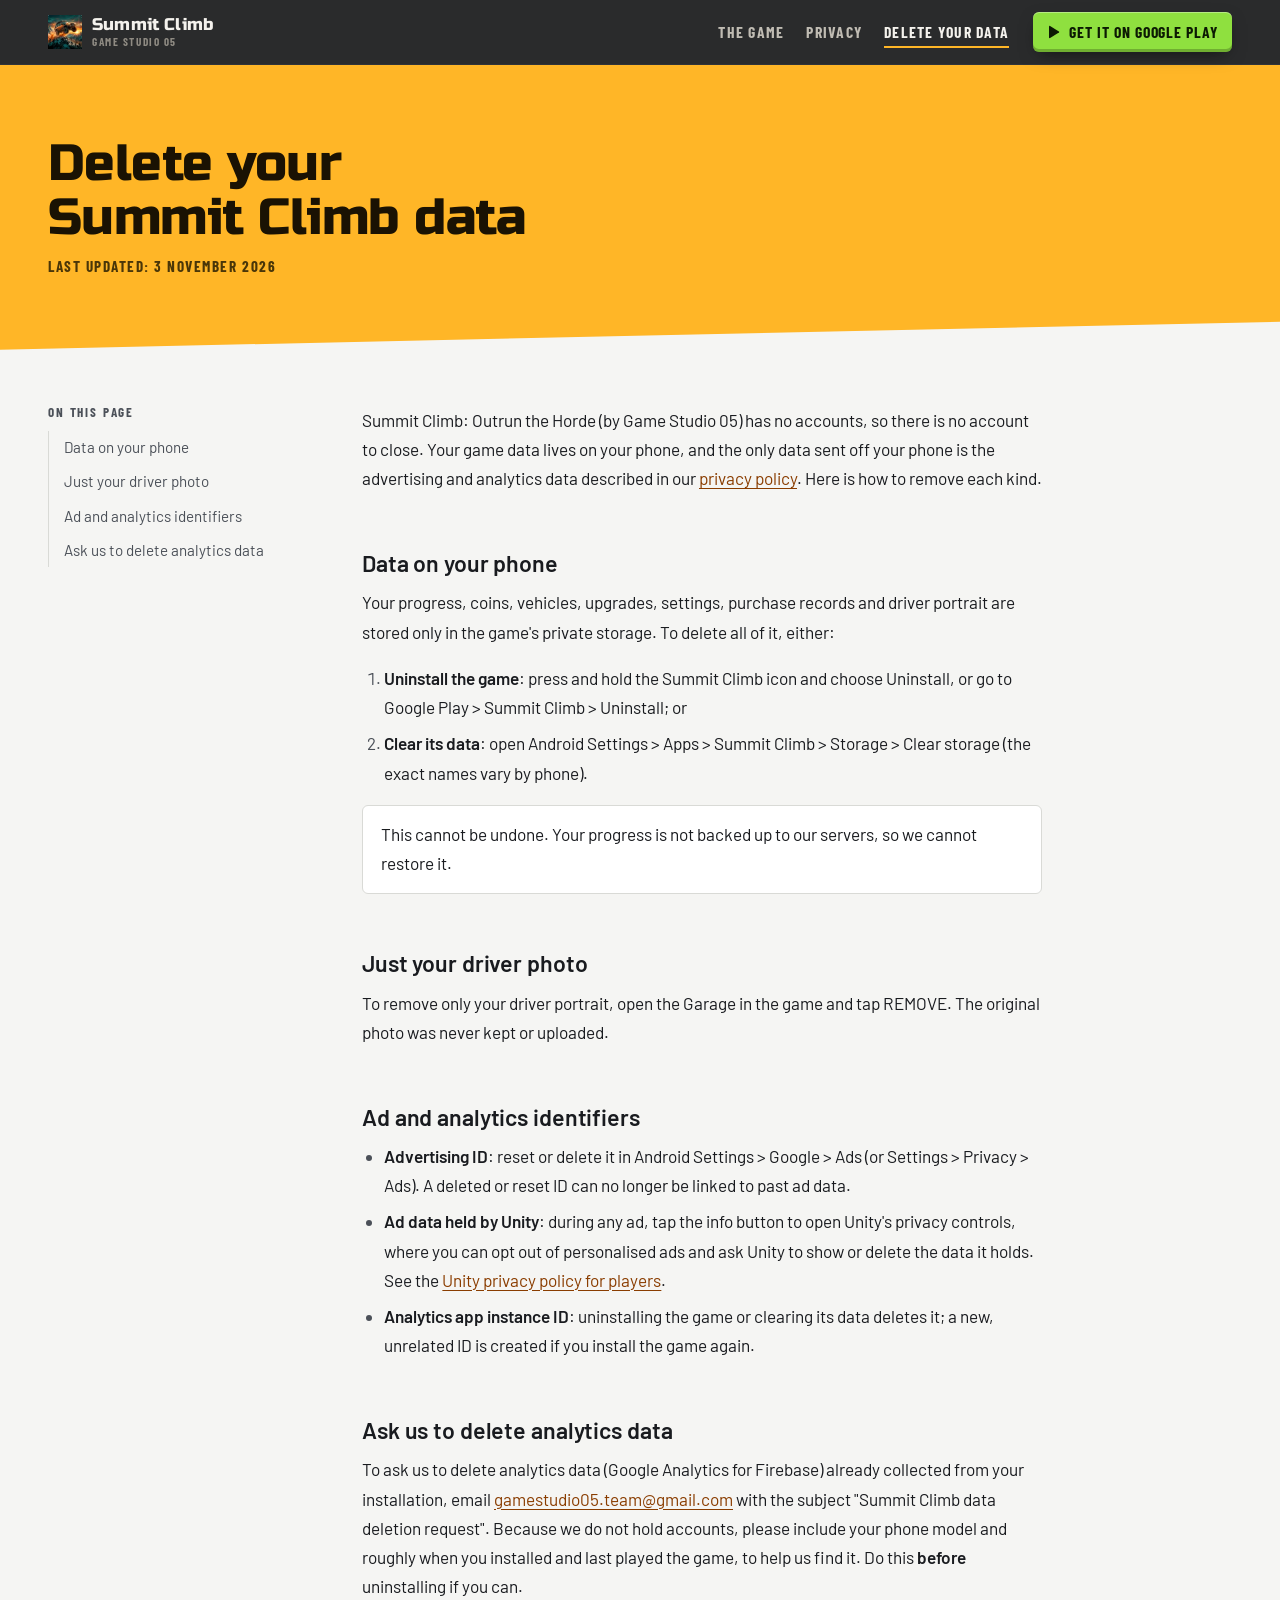
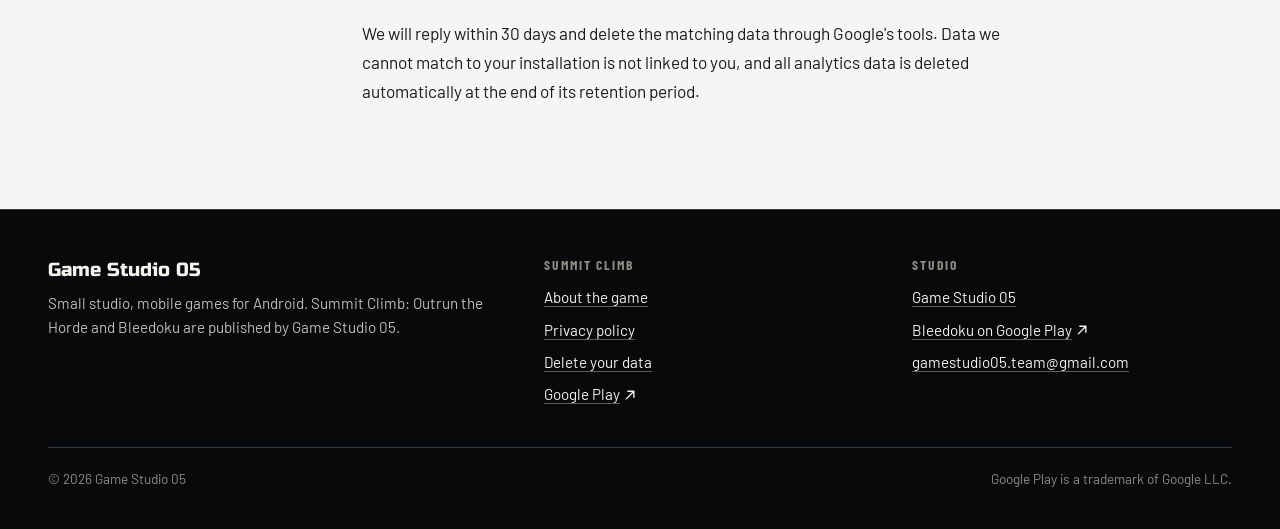
<file: summit-climb/delete-data/index.html>
<!DOCTYPE html>
<html lang="en-GB">
<head>
<meta charset="utf-8">
<meta name="viewport" content="width=device-width,initial-scale=1">
<title>Delete your data | Summit Climb: Outrun the Horde</title>
<meta http-equiv="Content-Security-Policy" content="default-src 'self'; script-src 'self'; style-src 'self'; img-src 'self'; font-src 'self'; media-src 'self'; connect-src 'self'; object-src 'none'; base-uri 'self'; form-action 'none'">
<meta name="referrer" content="strict-origin-when-cross-origin">
<meta name="description" content="How to delete your Summit Climb game data, reset ad and analytics identifiers, and ask us to delete analytics data.">
<link rel="canonical" href="https://gamestudio05.github.io/summit-climb/delete-data/">
<meta property="og:type" content="website">
<meta property="og:title" content="Delete your Summit Climb data">
<meta property="og:description" content="How to delete your Summit Climb game data, reset ad and analytics identifiers, and ask us to delete analytics data.">
<meta property="og:url" content="https://gamestudio05.github.io/summit-climb/delete-data/">
<meta property="og:image" content="https://gamestudio05.github.io/assets/img/summit-social.jpg">
<meta property="og:image:width" content="1200">
<meta property="og:image:height" content="630">
<meta property="og:image:alt" content="An orange off-roader leaps a broken desert bridge ahead of a zombie horde">
<meta name="twitter:card" content="summary_large_image">
<meta name="theme-color" content="#f6f5f2" media="(prefers-color-scheme: light)">
<meta name="theme-color" content="#121316" media="(prefers-color-scheme: dark)">
<link rel="icon" href="/assets/img/summit-icon-32.png" sizes="32x32">
<link rel="apple-touch-icon" href="/assets/img/summit-icon-180.png">
<link rel="stylesheet" href="/assets/css/core.css">
<link rel="stylesheet" href="/assets/css/legal.css">
</head>
<body class="page-legal">
<a class="skip" href="#main">Skip to content</a>
<header class="site-header">
<div class="wrap">
<a class="brand" href="/summit-climb/">
<picture>
<source type="image/avif" srcset="/assets/img/summit-icon-96.avif 96w, /assets/img/summit-icon-192.avif 192w" sizes="34px">
<source type="image/webp" srcset="/assets/img/summit-icon-96.webp 96w, /assets/img/summit-icon-192.webp 192w" sizes="34px">
<img src="/assets/img/summit-icon-96.png" width="96" height="96" alt="" decoding="async">
</picture>
<span class="brand-text">Summit Climb<small>Game Studio 05</small></span>
</a>
<nav class="site-nav" aria-label="Main">
<a href="/summit-climb/">The game</a>
<a href="/summit-climb/privacy/">Privacy</a>
<a href="/summit-climb/delete-data/" aria-current="page">Delete your data</a>
</nav>
<a class="btn btn-compact" href="https://play.google.com/store/apps/details?id=com.gamestudio05.summitclimb&amp;referrer=utm_source%3Dwebsite%26utm_medium%3Ddelete-data" rel="noopener noreferrer"><svg viewBox="0 0 24 24" aria-hidden="true"><path d="M6 3.8v16.4c0 .8.9 1.3 1.6.9l13.3-8.2c.6-.4.6-1.3 0-1.7L7.6 2.9C6.9 2.5 6 3 6 3.8z" fill="currentColor"/></svg><span><span class="lg">Get it on </span>Google Play</span></a>
</div>
</header>
<main id="main" class="legal">
<div class="legal-band">
<div class="wrap legal-band-inner">
<h1>Delete your Summit Climb data</h1>
<p class="legal-date">Last updated: 3 November 2026</p>
</div>
</div>
<div class="wrap legal-grid">
<nav class="contents" aria-label="Page contents">
<h2>On this page</h2>
<ol>
<li><a href="#on-your-phone">Data on your phone</a></li>
<li><a href="#driver-photo">Just your driver photo</a></li>
<li><a href="#ads-and-analytics">Ad and analytics identifiers</a></li>
<li><a href="#request-deletion">Ask us to delete analytics data</a></li>
</ol>
</nav>
<article class="legal-text">
<p>Summit Climb: Outrun the Horde (by Game Studio 05) has no accounts, so there is no account to close. Your game data lives on your phone, and the only data sent off your phone is the advertising and analytics data described in our <a href="/summit-climb/privacy/">privacy policy</a>. Here is how to remove each kind.</p>

<h2 id="on-your-phone">Data on your phone</h2>
<p>Your progress, coins, vehicles, upgrades, settings, purchase records and driver portrait are stored only in the game's private storage. To delete all of it, either:</p>
<ol class="sc-steps">
<li><strong>Uninstall the game</strong>: press and hold the Summit Climb icon and choose Uninstall, or go to Google Play &gt; Summit Climb &gt; Uninstall; or</li>
<li><strong>Clear its data</strong>: open Android Settings &gt; Apps &gt; Summit Climb &gt; Storage &gt; Clear storage (the exact names vary by phone).</li>
</ol>
<p class="sc-note">This cannot be undone. Your progress is not backed up to our servers, so we cannot restore it.</p>

<h2 id="driver-photo">Just your driver photo</h2>
<p>To remove only your driver portrait, open the Garage in the game and tap REMOVE. The original photo was never kept or uploaded.</p>

<h2 id="ads-and-analytics">Ad and analytics identifiers</h2>
<ul>
<li><strong>Advertising ID</strong>: reset or delete it in Android Settings &gt; Google &gt; Ads (or Settings &gt; Privacy &gt; Ads). A deleted or reset ID can no longer be linked to past ad data.</li>
<li><strong>Ad data held by Unity</strong>: during any ad, tap the info button to open Unity's privacy controls, where you can opt out of personalised ads and ask Unity to show or delete the data it holds. See the <a href="https://unity.com/legal/game-player-and-app-user-privacy-policy">Unity privacy policy for players</a>.</li>
<li><strong>Analytics app instance ID</strong>: uninstalling the game or clearing its data deletes it; a new, unrelated ID is created if you install the game again.</li>
</ul>

<h2 id="request-deletion">Ask us to delete analytics data</h2>
<p>To ask us to delete analytics data (Google Analytics for Firebase) already collected from your installation, email <a href="mailto:gamestudio05.team@gmail.com?subject=Summit%20Climb%20data%20deletion%20request">gamestudio05.team@gmail.com</a> with the subject "Summit Climb data deletion request". Because we do not hold accounts, please include your phone model and roughly when you installed and last played the game, to help us find it. Do this <strong>before</strong> uninstalling if you can.</p>
<p>We will reply within 30 days and delete the matching data through Google's tools. Data we cannot match to your installation is not linked to you, and all analytics data is deleted automatically at the end of its retention period.</p>
</article>
</div>
</main>
<footer class="site-footer">
<div class="wrap">
<div class="footer-grid">
<div>
<p class="footer-studio">Game Studio 05</p>
<p>Small studio, mobile games for Android. Summit Climb: Outrun the Horde and Bleedoku are published by Game Studio 05.</p>
</div>
<div>
<h2>Summit Climb</h2>
<ul>
<li><a href="/summit-climb/">About the game</a></li>
<li><a href="/summit-climb/privacy/">Privacy policy</a></li>
<li><a href="/summit-climb/delete-data/">Delete your data</a></li>
<li><a href="https://play.google.com/store/apps/details?id=com.gamestudio05.summitclimb" rel="noopener noreferrer">Google Play<svg class="icon-ext" viewBox="0 0 16 16" aria-hidden="true"><path d="M5 3h8v8M13 3L3 13" fill="none" stroke="currentColor" stroke-width="1.8" stroke-linecap="round" stroke-linejoin="round"/></svg></a></li>
</ul>
</div>
<div>
<h2>Studio</h2>
<ul>
<li><a href="/">Game Studio 05</a></li>
<li><a href="https://play.google.com/store/apps/details?id=com.bleedoku.game" rel="noopener noreferrer">Bleedoku on Google Play<svg class="icon-ext" viewBox="0 0 16 16" aria-hidden="true"><path d="M5 3h8v8M13 3L3 13" fill="none" stroke="currentColor" stroke-width="1.8" stroke-linecap="round" stroke-linejoin="round"/></svg></a></li>
<li><a href="mailto:gamestudio05.team@gmail.com">gamestudio05.team@gmail.com</a></li>
</ul>
</div>
</div>
<div class="footer-base"><span>&copy; 2026 Game Studio 05</span><span>Google Play is a trademark of Google LLC.</span></div>
</div>
</footer>
</body>
</html>
</file>
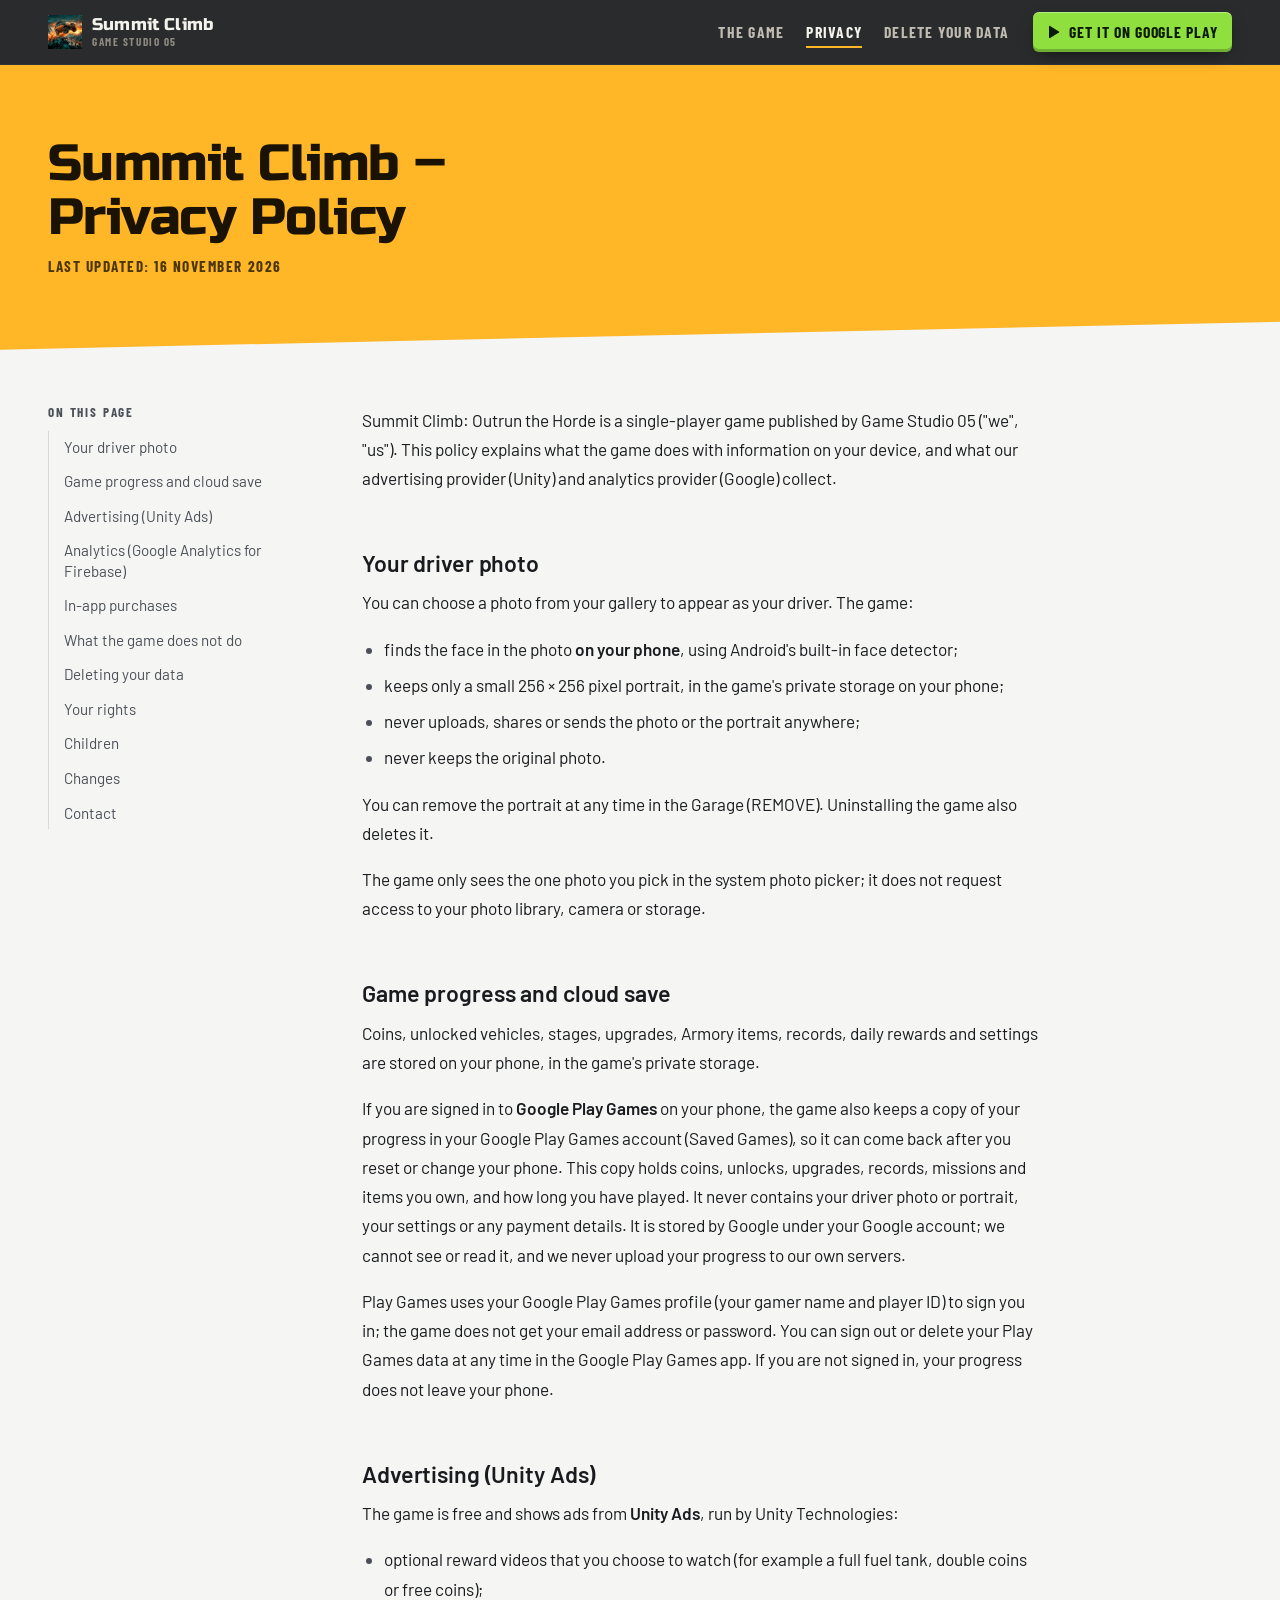
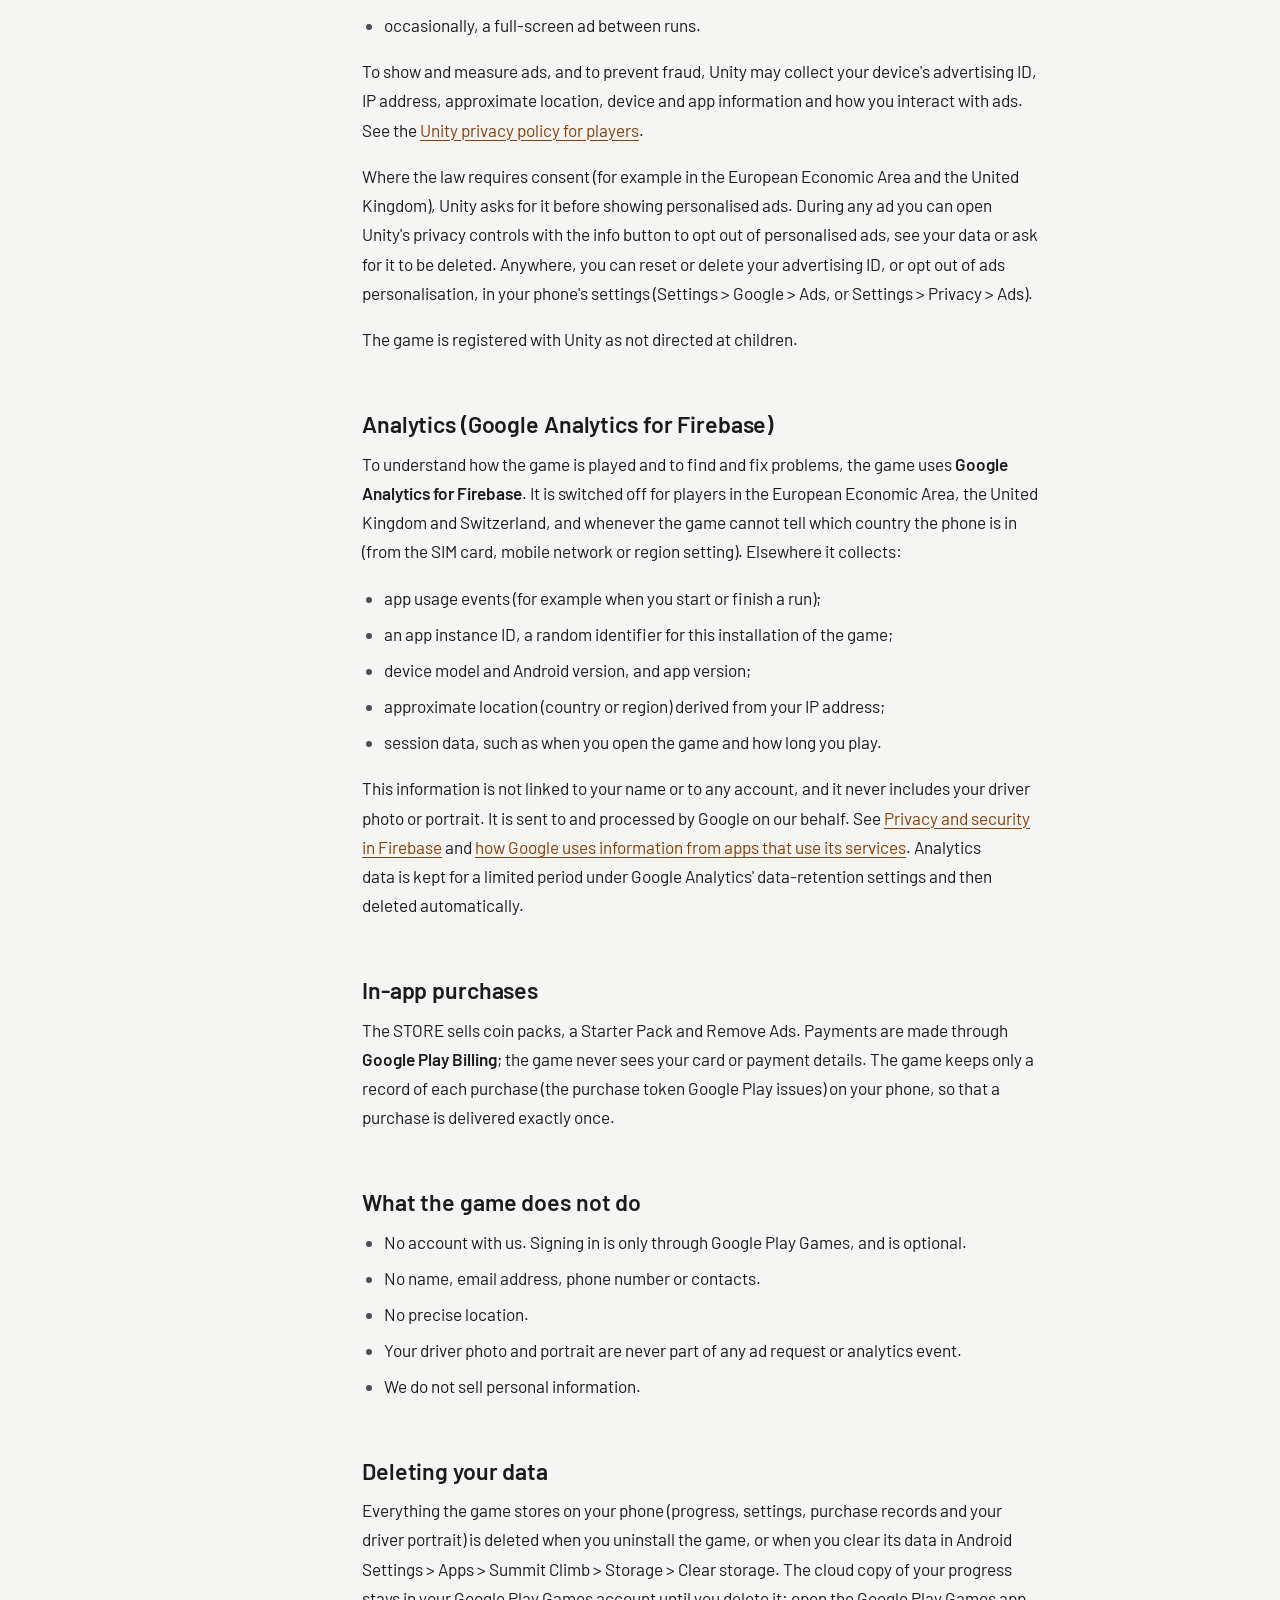
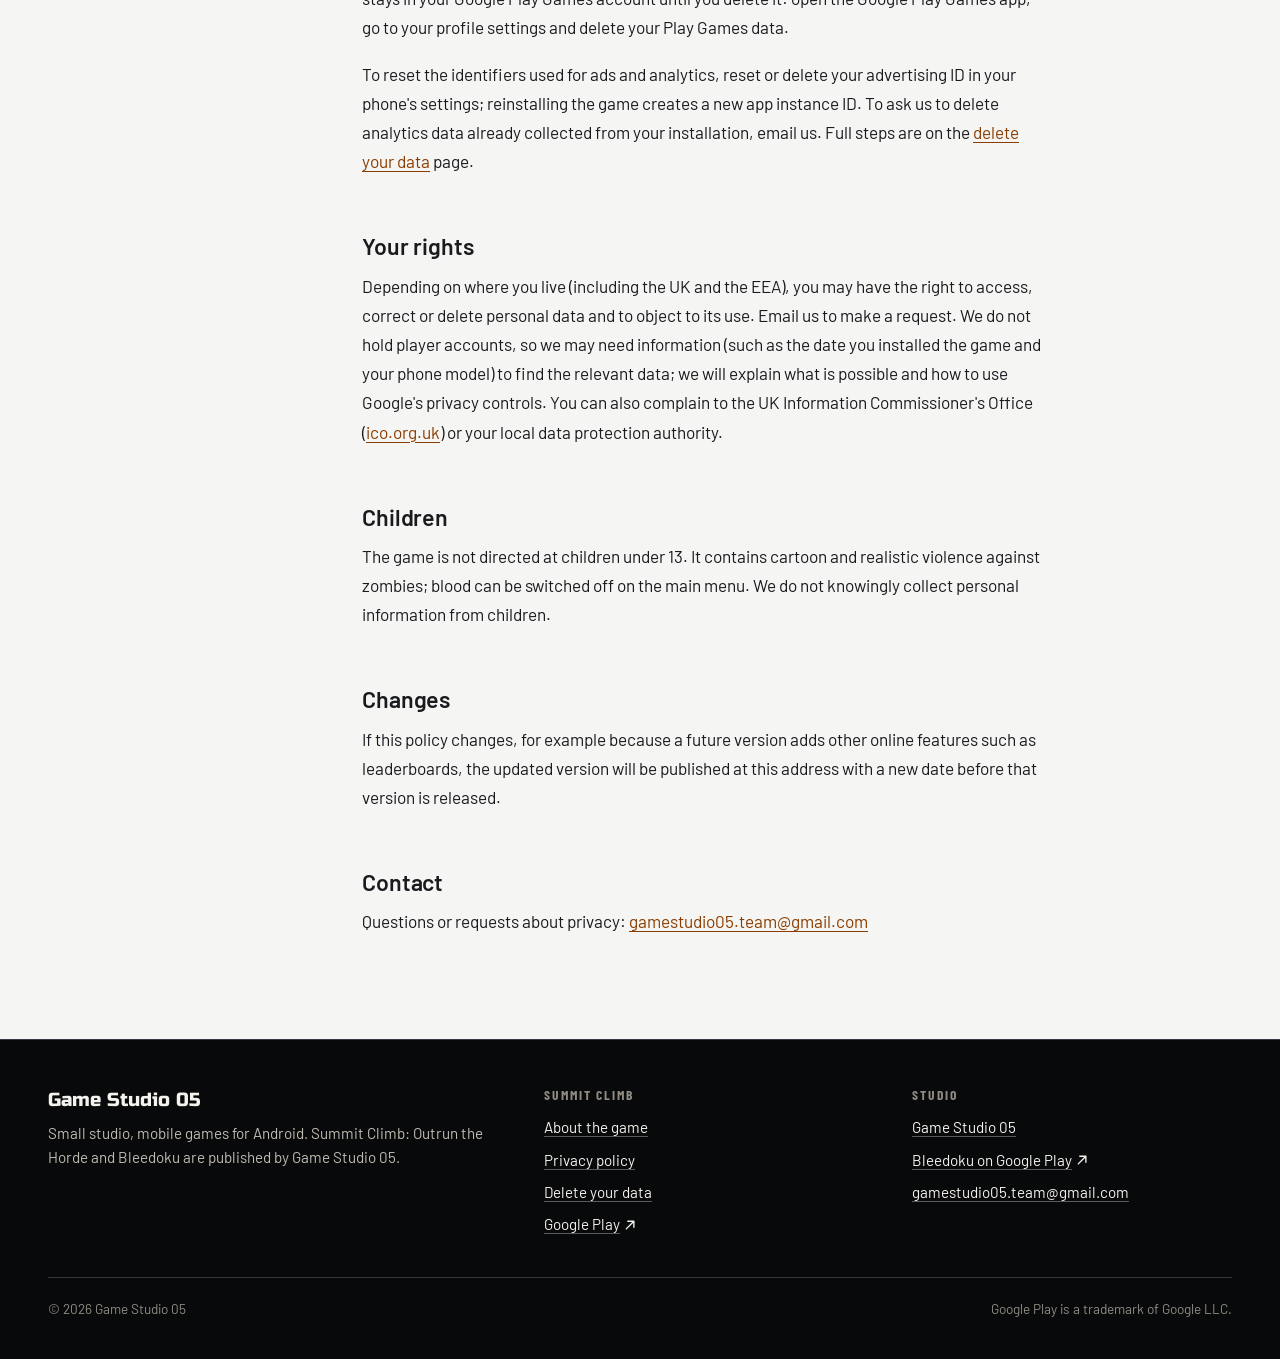
<file: summit-climb/privacy/index.html>
<!DOCTYPE html>
<html lang="en-GB">
<head>
<meta charset="utf-8">
<meta name="viewport" content="width=device-width,initial-scale=1">
<title>Privacy policy | Summit Climb: Outrun the Horde</title>
<meta http-equiv="Content-Security-Policy" content="default-src 'self'; script-src 'self'; style-src 'self'; img-src 'self'; font-src 'self'; media-src 'self'; connect-src 'self'; object-src 'none'; base-uri 'self'; form-action 'none'">
<meta name="referrer" content="strict-origin-when-cross-origin">
<meta name="description" content="How Summit Climb handles your driver photo, game progress and cloud save, advertising, analytics, purchases and your privacy choices.">
<link rel="canonical" href="https://gamestudio05.github.io/summit-climb/privacy/">
<meta property="og:type" content="website">
<meta property="og:title" content="Summit Climb privacy policy">
<meta property="og:description" content="How Summit Climb handles your driver photo, game progress and cloud save, advertising, analytics, purchases and your privacy choices.">
<meta property="og:url" content="https://gamestudio05.github.io/summit-climb/privacy/">
<meta property="og:image" content="https://gamestudio05.github.io/assets/img/summit-social.jpg">
<meta property="og:image:width" content="1200">
<meta property="og:image:height" content="630">
<meta property="og:image:alt" content="An orange off-roader leaps a broken desert bridge ahead of a zombie horde">
<meta name="twitter:card" content="summary_large_image">
<meta name="twitter:title" content="Summit Climb privacy policy">
<meta name="twitter:description" content="How Summit Climb handles your driver photo, game progress and cloud save, advertising, analytics, purchases and your privacy choices.">
<meta name="twitter:image" content="https://gamestudio05.github.io/assets/img/summit-social.jpg">
<meta name="theme-color" content="#f6f5f2" media="(prefers-color-scheme: light)">
<meta name="theme-color" content="#121316" media="(prefers-color-scheme: dark)">
<link rel="icon" href="/assets/img/summit-icon-32.png" sizes="32x32">
<link rel="apple-touch-icon" href="/assets/img/summit-icon-180.png">
<link rel="stylesheet" href="/assets/css/core.css">
<link rel="stylesheet" href="/assets/css/legal.css">
</head>
<body class="page-legal">
<a class="skip" href="#main">Skip to content</a>
<header class="site-header">
<div class="wrap">
<a class="brand" href="/summit-climb/">
<picture>
<source type="image/avif" srcset="/assets/img/summit-icon-96.avif 96w, /assets/img/summit-icon-192.avif 192w" sizes="34px">
<source type="image/webp" srcset="/assets/img/summit-icon-96.webp 96w, /assets/img/summit-icon-192.webp 192w" sizes="34px">
<img src="/assets/img/summit-icon-96.png" width="96" height="96" alt="" decoding="async">
</picture>
<span class="brand-text">Summit Climb<small>Game Studio 05</small></span>
</a>
<nav class="site-nav" aria-label="Main">
<a href="/summit-climb/">The game</a>
<a href="/summit-climb/privacy/" aria-current="page">Privacy</a>
<a href="/summit-climb/delete-data/">Delete your data</a>
</nav>
<a class="btn btn-compact" href="https://play.google.com/store/apps/details?id=com.gamestudio05.summitclimb&amp;referrer=utm_source%3Dwebsite%26utm_medium%3Dprivacy" rel="noopener noreferrer"><svg viewBox="0 0 24 24" aria-hidden="true"><path d="M6 3.8v16.4c0 .8.9 1.3 1.6.9l13.3-8.2c.6-.4.6-1.3 0-1.7L7.6 2.9C6.9 2.5 6 3 6 3.8z" fill="currentColor"/></svg><span><span class="lg">Get it on </span>Google Play</span></a>
</div>
</header>
<main id="main" class="legal">
<div class="legal-band">
<div class="wrap legal-band-inner">
<h1>Summit Climb – Privacy Policy</h1>
<p class="legal-date">Last updated: 16 November 2026</p>
</div>
</div>
<div class="wrap legal-grid">
<nav class="contents" aria-label="Policy contents">
<h2>On this page</h2>
<ol>
<li><a href="#your-driver-photo">Your driver photo</a></li>
<li><a href="#game-progress">Game progress and cloud save</a></li>
<li><a href="#advertising">Advertising (Unity Ads)</a></li>
<li><a href="#analytics">Analytics (Google Analytics for Firebase)</a></li>
<li><a href="#in-app-purchases">In-app purchases</a></li>
<li><a href="#what-the-game-does-not-do">What the game does not do</a></li>
<li><a href="#delete-your-data">Deleting your data</a></li>
<li><a href="#your-rights">Your rights</a></li>
<li><a href="#children">Children</a></li>
<li><a href="#changes">Changes</a></li>
<li><a href="#contact">Contact</a></li>
</ol>
</nav>
<article class="legal-text" id="policy-text">
<p>Summit Climb: Outrun the Horde is a single-player game published by Game Studio 05 ("we", "us"). This policy explains what the game does with information on your device, and what our advertising provider (Unity) and analytics provider (Google) collect.</p>

<h2 id="your-driver-photo">Your driver photo</h2>
<p>You can choose a photo from your gallery to appear as your driver. The game:</p>
<ul>
<li>finds the face in the photo <strong>on your phone</strong>, using Android's built-in face detector;</li>
<li>keeps only a small 256 × 256 pixel portrait, in the game's private storage on your phone;</li>
<li>never uploads, shares or sends the photo or the portrait anywhere;</li>
<li>never keeps the original photo.</li>
</ul>
<p>You can remove the portrait at any time in the Garage (REMOVE). Uninstalling the game also deletes it.</p>
<p>The game only sees the one photo you pick in the system photo picker; it does not request access to your photo library, camera or storage.</p>

<h2 id="game-progress">Game progress and cloud save</h2>
<p>Coins, unlocked vehicles, stages, upgrades, Armory items, records, daily rewards and settings are stored on your phone, in the game's private storage.</p>
<p>If you are signed in to <strong>Google Play Games</strong> on your phone, the game also keeps a copy of your progress in your Google Play Games account (Saved Games), so it can come back after you reset or change your phone. This copy holds coins, unlocks, upgrades, records, missions and items you own, and how long you have played. It never contains your driver photo or portrait, your settings or any payment details. It is stored by Google under your Google account; we cannot see or read it, and we never upload your progress to our own servers.</p>
<p>Play Games uses your Google Play Games profile (your gamer name and player ID) to sign you in; the game does not get your email address or password. You can sign out or delete your Play Games data at any time in the Google Play Games app. If you are not signed in, your progress does not leave your phone.</p>

<h2 id="advertising">Advertising (Unity Ads)</h2>
<p>The game is free and shows ads from <strong>Unity Ads</strong>, run by Unity Technologies:</p>
<ul>
<li>optional reward videos that you choose to watch (for example a full fuel tank, double coins or free coins);</li>
<li>occasionally, a full-screen ad between runs.</li>
</ul>
<p>To show and measure ads, and to prevent fraud, Unity may collect your device's advertising ID, IP address, approximate location, device and app information and how you interact with ads. See the <a href="https://unity.com/legal/game-player-and-app-user-privacy-policy">Unity privacy policy for players</a>.</p>
<p>Where the law requires consent (for example in the European Economic Area and the United Kingdom), Unity asks for it before showing personalised ads. During any ad you can open Unity's privacy controls with the info button to opt out of personalised ads, see your data or ask for it to be deleted. Anywhere, you can reset or delete your advertising ID, or opt out of ads personalisation, in your phone's settings (Settings &gt; Google &gt; Ads, or Settings &gt; Privacy &gt; Ads).</p>
<p>The game is registered with Unity as not directed at children.</p>

<h2 id="analytics">Analytics (Google Analytics for Firebase)</h2>
<p>To understand how the game is played and to find and fix problems, the game uses <strong>Google Analytics for Firebase</strong>. It is switched off for players in the European Economic Area, the United Kingdom and Switzerland, and whenever the game cannot tell which country the phone is in (from the SIM card, mobile network or region setting). Elsewhere it collects:</p>
<ul>
<li>app usage events (for example when you start or finish a run);</li>
<li>an app instance ID, a random identifier for this installation of the game;</li>
<li>device model and Android version, and app version;</li>
<li>approximate location (country or region) derived from your IP address;</li>
<li>session data, such as when you open the game and how long you play.</li>
</ul>
<p>This information is not linked to your name or to any account, and it never includes your driver photo or portrait. It is sent to and processed by Google on our behalf. See <a href="https://firebase.google.com/support/privacy">Privacy and security in Firebase</a> and <a href="https://policies.google.com/technologies/partner-sites">how Google uses information from apps that use its services</a>. Analytics data is kept for a limited period under Google Analytics' data-retention settings and then deleted automatically.</p>

<h2 id="in-app-purchases">In-app purchases</h2>
<p>The STORE sells coin packs, a Starter Pack and Remove Ads. Payments are made through <strong>Google Play Billing</strong>; the game never sees your card or payment details. The game keeps only a record of each purchase (the purchase token Google Play issues) on your phone, so that a purchase is delivered exactly once.</p>

<h2 id="what-the-game-does-not-do">What the game does not do</h2>
<ul>
<li>No account with us. Signing in is only through Google Play Games, and is optional.</li>
<li>No name, email address, phone number or contacts.</li>
<li>No precise location.</li>
<li>Your driver photo and portrait are never part of any ad request or analytics event.</li>
<li>We do not sell personal information.</li>
</ul>

<h2 id="delete-your-data">Deleting your data</h2>
<p>Everything the game stores on your phone (progress, settings, purchase records and your driver portrait) is deleted when you uninstall the game, or when you clear its data in Android Settings &gt; Apps &gt; Summit Climb &gt; Storage &gt; Clear storage. The cloud copy of your progress stays in your Google Play Games account until you delete it: open the Google Play Games app, go to your profile settings and delete your Play Games data.</p>
<p>To reset the identifiers used for ads and analytics, reset or delete your advertising ID in your phone's settings; reinstalling the game creates a new app instance ID. To ask us to delete analytics data already collected from your installation, email us. Full steps are on the <a href="/summit-climb/delete-data/">delete your data</a> page.</p>

<h2 id="your-rights">Your rights</h2>
<p>Depending on where you live (including the UK and the EEA), you may have the right to access, correct or delete personal data and to object to its use. Email us to make a request. We do not hold player accounts, so we may need information (such as the date you installed the game and your phone model) to find the relevant data; we will explain what is possible and how to use Google's privacy controls. You can also complain to the UK Information Commissioner's Office (<a href="https://ico.org.uk">ico.org.uk</a>) or your local data protection authority.</p>

<h2 id="children">Children</h2>
<p>The game is not directed at children under 13. It contains cartoon and realistic violence against zombies; blood can be switched off on the main menu. We do not knowingly collect personal information from children.</p>

<h2 id="changes">Changes</h2>
<p>If this policy changes, for example because a future version adds other online features such as leaderboards, the updated version will be published at this address with a new date before that version is released.</p>

<h2 id="contact">Contact</h2>
<p>Questions or requests about privacy: <a href="mailto:gamestudio05.team@gmail.com?subject=Summit%20Climb%20privacy">gamestudio05.team@gmail.com</a></p>
</article>
</div>
</main>
<footer class="site-footer">
<div class="wrap">
<div class="footer-grid">
<div>
<p class="footer-studio">Game Studio 05</p>
<p>Small studio, mobile games for Android. Summit Climb: Outrun the Horde and Bleedoku are published by Game Studio 05.</p>
</div>
<div>
<h2>Summit Climb</h2>
<ul>
<li><a href="/summit-climb/">About the game</a></li>
<li><a href="/summit-climb/privacy/">Privacy policy</a></li>
<li><a href="/summit-climb/delete-data/">Delete your data</a></li>
<li><a href="https://play.google.com/store/apps/details?id=com.gamestudio05.summitclimb" rel="noopener noreferrer">Google Play<svg class="icon-ext" viewBox="0 0 16 16" aria-hidden="true"><path d="M5 3h8v8M13 3L3 13" fill="none" stroke="currentColor" stroke-width="1.8" stroke-linecap="round" stroke-linejoin="round"/></svg></a></li>
</ul>
</div>
<div>
<h2>Studio</h2>
<ul>
<li><a href="/">Game Studio 05</a></li>
<li><a href="https://play.google.com/store/apps/details?id=com.bleedoku.game" rel="noopener noreferrer">Bleedoku on Google Play<svg class="icon-ext" viewBox="0 0 16 16" aria-hidden="true"><path d="M5 3h8v8M13 3L3 13" fill="none" stroke="currentColor" stroke-width="1.8" stroke-linecap="round" stroke-linejoin="round"/></svg></a></li>
<li><a href="mailto:gamestudio05.team@gmail.com">gamestudio05.team@gmail.com</a></li>
</ul>
</div>
</div>
<div class="footer-base"><span>&copy; 2026 Game Studio 05</span><span>Google Play is a trademark of Google LLC.</span></div>
</div>
</footer>
</body>
</html>
</file>
<file: assets/css/core.css>
/* Game Studio 05: shared tokens, type, header, footer, buttons. */

@font-face { font-family: "Russo One"; src: url("/assets/fonts/russo-one.woff2") format("woff2"); font-weight: 400; font-display: swap; }
@font-face { font-family: "Barlow"; src: url("/assets/fonts/barlow-400.woff2") format("woff2"); font-weight: 400; font-display: swap; }
@font-face { font-family: "Barlow"; src: url("/assets/fonts/barlow-600.woff2") format("woff2"); font-weight: 600; font-display: swap; }
@font-face { font-family: "Barlow Condensed"; src: url("/assets/fonts/barlow-condensed-700.woff2") format("woff2"); font-weight: 700; font-display: swap; }

:root {
  color-scheme: dark;
  --asphalt: #0e0f11;
  --asphalt-2: #16181b;
  --asphalt-3: #202328;
  --line: #34383f;
  --ink: #f4f2ed;
  --ink-2: #c0bcb3;
  --ink-3: #8f8b83;
  --amber: #ffb627;
  --amber-hi: #ffd166;
  --amber-ink: #1a1203;
  --amber-ink-2: #4a3608;
  --orange: #e8622c;
  --go: #8fe03f;
  --go-hi: #a8f05c;
  --go-ink: #0c1a03;
  --blood: #c8312b;

  --display: "Russo One", "Barlow Condensed", system-ui, sans-serif;
  --bill: "Barlow Condensed", "Arial Narrow", system-ui, sans-serif;
  --body: "Barlow", system-ui, -apple-system, "Segoe UI", Roboto, sans-serif;

  --gutter: clamp(16px, 4vw, 48px);
  --max: 1240px;
  --slope: 4.5vw;           /* the climb: every band edge rises left to right */
  --ease-out: cubic-bezier(0.16, 1, 0.3, 1);
  --radius: 6px;
}

*, *::before, *::after { box-sizing: border-box; }
html { -webkit-text-size-adjust: 100%; text-size-adjust: 100%; scroll-padding-top: 84px; }
body {
  margin: 0;
  background: var(--asphalt);
  color: var(--ink);
  font: 400 1.0625rem/1.6 var(--body);
  font-kerning: normal;
  overflow-x: clip;
}
img, picture, svg, canvas, video { display: block; max-width: 100%; }
img { height: auto; }
h1, h2, h3, h4 { margin: 0; font-weight: 400; text-wrap: balance; }
p { margin: 0; text-wrap: pretty; }
ul, ol { margin: 0; padding: 0; }
a { color: inherit; text-underline-offset: 0.2em; text-decoration-thickness: 1px; }
a:hover { text-decoration-thickness: 2px; }
::selection { background: var(--amber); color: var(--amber-ink); }
:focus-visible { outline: 3px solid var(--amber); outline-offset: 3px; border-radius: 2px; }
html { scrollbar-color: var(--line) var(--asphalt); }

.wrap { width: min(100% - 2 * var(--gutter), var(--max)); margin-inline: auto; }
.visually-hidden { position: absolute !important; width: 1px; height: 1px; overflow: hidden; clip: rect(0 0 0 0); white-space: nowrap; }

.skip {
  position: absolute; left: 12px; top: -100px; z-index: 100;
  background: var(--amber); color: var(--amber-ink); padding: 10px 16px; font-weight: 600; border-radius: var(--radius);
}
.skip:focus { top: 12px; }

/* ---------- Header ---------- */
.site-header {
  position: sticky; top: 0; z-index: 50;
  background: color-mix(in srgb, var(--asphalt) 88%, transparent);
  border-bottom: 1px solid color-mix(in srgb, var(--line) 70%, transparent);
  -webkit-backdrop-filter: saturate(1.2) blur(10px);
  backdrop-filter: saturate(1.2) blur(10px);
}
.site-header .wrap { display: flex; align-items: center; gap: 24px; min-height: 64px; }
.brand { display: inline-flex; align-items: center; gap: 10px; text-decoration: none; margin-right: auto; }
.brand img { width: auto; height: 34px; }
.brand-text { font: 400 1.05rem/1 var(--display); letter-spacing: 0.01em; }
.brand-text small { display: block; margin-top: 3px; font: 700 0.7rem/1 var(--bill); letter-spacing: 0.14em; color: var(--ink-3); text-transform: uppercase; }
.site-nav { display: flex; gap: 22px; }
.site-nav a { font: 700 0.98rem/1 var(--bill); letter-spacing: 0.08em; text-transform: uppercase; text-decoration: none; color: var(--ink-2); padding: 8px 0; }
.site-nav a:hover, .site-nav a[aria-current="page"] { color: var(--ink); box-shadow: inset 0 -2px 0 var(--amber); }
@media (max-width: 720px) { .site-nav { display: none; } }

/* ---------- Buttons ---------- */
.btn {
  --b-bg: var(--go); --b-ink: var(--go-ink); --b-hi: var(--go-hi);
  display: inline-flex; align-items: center; justify-content: center; gap: 12px;
  min-height: 52px; padding: 0 24px 0 20px;
  background: var(--b-bg); color: var(--b-ink);
  font: 700 1.15rem/1 var(--bill); letter-spacing: 0.06em; text-transform: uppercase; text-decoration: none;
  border: 0; border-radius: var(--radius); cursor: pointer;
  box-shadow: 0 1px 0 rgb(255 255 255 / 0.35) inset, 0 -3px 0 rgb(0 0 0 / 0.22) inset, 0 6px 18px -6px rgb(0 0 0 / 0.6);
  transition: background-color 160ms var(--ease-out), transform 160ms var(--ease-out);
}
.btn:hover { background: var(--b-hi); text-decoration: none; }
.btn:active { transform: translateY(1px); }
.btn svg { width: 22px; height: 22px; flex: none; }
.btn small { display: block; font: 600 0.72rem/1 var(--body); letter-spacing: 0.02em; text-transform: none; opacity: 0.8; margin-bottom: 3px; }
.btn .btn-label { display: flex; flex-direction: column; align-items: flex-start; }
.btn-compact { min-height: 40px; padding: 0 14px 0 12px; font-size: 0.98rem; gap: 8px; }
.btn-compact svg { width: 16px; height: 16px; }
@media (max-width: 480px) { .btn-compact .lg { display: none; } .brand-text small { display: none; } }
.btn-ghost { --b-bg: transparent; --b-ink: var(--ink); --b-hi: rgb(255 255 255 / 0.08); box-shadow: inset 0 0 0 2px rgb(255 255 255 / 0.55); }
.btn-ghost:hover { box-shadow: inset 0 0 0 2px var(--ink); }
.btn-ink { --b-bg: var(--amber-ink); --b-ink: var(--amber); --b-hi: #2c2008; }

/* ---------- Footer ---------- */
.site-footer { background: #08090a; border-top: 1px solid var(--line); padding: 48px 0 40px; color: var(--ink-2); font-size: 0.95rem; }
.footer-grid { display: grid; grid-template-columns: 1.4fr repeat(2, minmax(0, 1fr)); gap: 32px 48px; }
.footer-grid h2 { font: 700 0.85rem/1 var(--bill); letter-spacing: 0.14em; text-transform: uppercase; color: var(--ink-3); margin-bottom: 14px; }
.footer-grid ul { list-style: none; display: grid; gap: 8px; }
.footer-grid a { color: var(--ink); text-decoration-color: color-mix(in srgb, var(--ink) 35%, transparent); }
.footer-studio { font: 400 1.2rem/1.2 var(--display); color: var(--ink); margin-bottom: 10px; }
.footer-base { margin-top: 40px; padding-top: 20px; border-top: 1px solid var(--line); display: flex; flex-wrap: wrap; justify-content: space-between; gap: 8px 24px; color: var(--ink-3); font-size: 0.85rem; }
@media (max-width: 720px) { .footer-grid { grid-template-columns: 1fr 1fr; } .footer-grid > :first-child { grid-column: 1 / -1; } }
@media (max-width: 380px) { .footer-grid { grid-template-columns: 1fr; } }

.icon-ext { width: 0.8em; height: 0.8em; display: inline-block; vertical-align: -0.05em; margin-left: 0.25em; }
@media (prefers-reduced-motion: no-preference) { html { scroll-behavior: smooth; } }
</file>
<file: assets/css/game.css>
/* Game Studio 05: the event bill. Marketing pages (studio home, Summit Climb). */

h2 { font: 400 clamp(2.05rem, 1.25rem + 3.1vw, 4.1rem)/1.02 var(--display); letter-spacing: -0.012em; }
.bill-word { font-family: var(--bill); font-weight: 700; text-transform: uppercase; letter-spacing: 0.04em; color: var(--amber); }

.section-head { display: grid; grid-template-columns: minmax(0, 1.1fr) minmax(0, 1fr); gap: 20px 56px; align-items: end; margin-bottom: clamp(28px, 4vw, 52px); }
.section-head p { color: var(--ink-2); max-width: 48ch; font-size: 1.1rem; }
@media (max-width: 860px) { .section-head { grid-template-columns: 1fr; } }

section { position: relative; }
.lineup, .stages, .armory, .daily, .trailer, .gallery, .small-print, .contact { padding-block: clamp(72px, 9vw, 128px); }

/* ---------- Hero / attract stage ---------- */
.hero, .act-summit {
  position: relative; isolation: isolate; overflow: hidden;
  display: flex; flex-direction: column;
  min-height: clamp(640px, calc(100svh - 64px), 940px);
  background: #3a2215;
}
.hero-bg, .act-bg { position: absolute; inset: 0; z-index: -2; }
.hero-bg img, .act-bg img { width: 100%; height: 100%; object-fit: cover; object-position: 58% 38%; }
.hero::before, .act-summit::before {
  content: ""; position: absolute; inset: 0; z-index: -1; pointer-events: none;
  background:
    linear-gradient(90deg, rgb(10 8 6 / 0.82) 0%, rgb(10 8 6 / 0.55) 38%, rgb(10 8 6 / 0) 70%),
    linear-gradient(180deg, rgb(10 8 6 / 0.55) 0%, rgb(10 8 6 / 0) 30%);
}
.hero, .act-summit { --stage-h: clamp(260px, 40vh, 420px); }
.hero-stage { position: absolute; left: 0; right: 0; bottom: 0; width: 100%; height: var(--stage-h); z-index: 0; }
.hero-copy, .act-copy { position: relative; z-index: 1; padding-block: clamp(36px, 8vh, 104px) calc(var(--stage-h) * 0.62); }
.hero h1, .act-summit h2 { display: grid; gap: 10px; justify-items: start; }
.hero-logo { width: clamp(240px, 34vw, 460px); filter: drop-shadow(0 6px 18px rgb(0 0 0 / 0.55)); }
.act-logo { width: clamp(220px, 28vw, 380px); filter: drop-shadow(0 6px 18px rgb(0 0 0 / 0.55)); }
.hero-sub {
  font: 700 clamp(1.15rem, 0.9rem + 1vw, 1.7rem)/1 var(--bill); letter-spacing: 0.16em; text-transform: uppercase;
  color: var(--amber); text-shadow: 0 2px 10px rgb(0 0 0 / 0.6); padding-left: 0.2em;
}
.hero-lead, .act-copy > p:not(.act-links) { max-width: 40ch; margin-top: 22px; font-size: clamp(1.08rem, 1rem + 0.4vw, 1.3rem); line-height: 1.5; color: #f6efe6; text-shadow: 0 1px 12px rgb(0 0 0 / 0.7); }
.hero-actions { display: flex; flex-wrap: wrap; gap: 12px; margin-top: 30px; }
.btn-play { min-height: 60px; padding-inline: 22px 26px; font-size: 1.3rem; }
.btn-play svg { width: 26px; height: 26px; }
.hero-facts { margin-top: 18px; font: 700 0.95rem/1.3 var(--bill); letter-spacing: 0.08em; text-transform: uppercase; color: #e5ddd2; text-shadow: 0 1px 8px rgb(0 0 0 / 0.8); }
.hero-facts span, .act-links span { color: var(--amber); margin-inline: 6px; }
.act-links { margin-top: 18px; font-size: 0.95rem; text-shadow: 0 1px 8px rgb(0 0 0 / 0.8); }
@media (max-width: 600px) {
  .hero, .act-summit { min-height: max(700px, calc(100svh - 64px)); }
  .hero-bg img, .act-bg img { object-position: 64% 30%; }
  .hero::before, .act-summit::before { background: linear-gradient(180deg, rgb(10 8 6 / 0.78) 0%, rgb(10 8 6 / 0.5) 45%, rgb(10 8 6 / 0) 70%); }
  .hero, .act-summit { --stage-h: clamp(210px, 30svh, 280px); }
  .hero-copy { padding-top: 28px; padding-bottom: calc(var(--stage-h) * 0.72); }
  .act-summit .act-copy { padding-bottom: calc(var(--stage-h) * 0.72); }
  .hero-actions .btn { width: 100%; }
}

/* ---------- The bill: amber band, rising edge ---------- */
.bill {
  position: relative; z-index: 2; margin-top: calc(-1 * var(--slope));
  background: var(--amber); color: var(--amber-ink);
  clip-path: polygon(0 var(--slope), 100% 0, 100% 100%, 0 100%);
  padding: calc(var(--slope) + 18px) var(--gutter) 22px;
}
.bill-line {
  display: flex; flex-wrap: wrap; justify-content: center; align-items: center; gap: 4px 28px;
  font: 700 clamp(1.3rem, 0.9rem + 2vw, 2.5rem)/1.1 var(--bill); letter-spacing: 0.03em; text-transform: uppercase;
}
.bill-line span { display: inline-flex; align-items: center; gap: 28px; }
.bill-line span + span::before { content: ""; width: 0.36em; height: 0.36em; background: var(--amber-ink); transform: rotate(45deg); flex: none; }
@media (max-width: 600px) { .bill-line { gap: 2px 16px; } .bill-line span { gap: 16px; } }

/* ---------- Lineup ---------- */
.class-tabs { display: flex; flex-wrap: wrap; gap: 8px; margin-bottom: 36px; }
.class-tabs[hidden] { display: none; }
.class-tabs button {
  font: 700 1.1rem/1 var(--bill); letter-spacing: 0.08em; text-transform: uppercase;
  min-height: 46px; padding: 0 20px; border-radius: var(--radius); cursor: pointer;
  color: var(--ink-2); background: var(--asphalt-2); border: 1px solid var(--line);
  transition: background-color 160ms var(--ease-out), color 160ms var(--ease-out), border-color 160ms var(--ease-out);
}
.class-tabs button:hover { color: var(--ink); border-color: var(--ink-3); }
.class-tabs button[aria-selected="true"] { background: var(--amber); color: var(--amber-ink); border-color: var(--amber); }
.class-panel + .class-panel { margin-top: 56px; }
.class-name { font: 700 1.5rem/1 var(--bill); letter-spacing: 0.1em; text-transform: uppercase; color: var(--amber); margin-bottom: 20px; }
.js-tabs .class-panel + .class-panel { margin-top: 0; }
.js-tabs .class-name { position: absolute; width: 1px; height: 1px; overflow: hidden; clip: rect(0 0 0 0); }
.class-panel[hidden] { display: none; }
.machines { list-style: none; display: grid; grid-template-columns: repeat(4, minmax(0, 1fr)); gap: 40px 28px; }
.machine { position: relative; display: grid; grid-template-rows: auto auto auto; }
.machine picture { position: relative; aspect-ratio: 16 / 9; display: flex; align-items: flex-end; justify-content: center; padding-bottom: 6px; }
.machine picture::after { content: ""; position: absolute; left: 8%; right: 8%; bottom: 0; height: 14px; border-radius: 50%; background: radial-gradient(closest-side, rgb(0 0 0 / 0.7), transparent); z-index: -1; }
.machine img { width: 100%; height: 100%; object-fit: contain; object-position: center bottom; }
.plate {
  position: absolute; top: 0; left: 0; display: grid; place-items: center;
  min-width: 34px; height: 30px; padding: 0 8px; border-radius: 4px;
  background: var(--ink); color: var(--asphalt); font: 400 1.05rem/1 var(--display);
  box-shadow: 0 2px 8px rgb(0 0 0 / 0.4);
}
.machine h3 { margin-top: 16px; padding-top: 14px; border-top: 1px solid var(--line); font: 700 1.5rem/1 var(--bill); letter-spacing: 0.05em; text-transform: uppercase; }
.machine p:last-child { margin-top: 6px; color: var(--ink-2); font-size: 1rem; }
.lineup-note { margin-top: 48px; color: var(--ink-2); font-size: 1.05rem; }
.lineup-note::before { content: ""; display: inline-block; width: 10px; height: 10px; margin-right: 12px; background: var(--go); transform: rotate(45deg); vertical-align: 0.05em; }
@media (max-width: 1000px) { .machines { grid-template-columns: repeat(2, minmax(0, 1fr)); } }
@media (max-width: 420px) { .machines { gap: 28px 16px; } .machine h3 { font-size: 1.25rem; } .machine p:last-child { font-size: 0.92rem; } .class-tabs button { padding: 0 14px; font-size: 1rem; } }

.is-driving .machine { animation: drive-in 620ms var(--ease-out) both; }
.is-driving .machine:nth-child(2) { animation-delay: 50ms; }
.is-driving .machine:nth-child(3) { animation-delay: 100ms; }
.is-driving .machine:nth-child(4) { animation-delay: 150ms; }
@keyframes drive-in { from { opacity: 0; transform: translateX(-56px); } to { opacity: 1; transform: none; } }

/* ---------- Stages rail ---------- */
.stages { background: var(--asphalt-2); }
.stages::before { content: ""; position: absolute; left: 0; right: 0; top: calc(-1 * var(--slope) + 1px); height: var(--slope); background: var(--asphalt-2); clip-path: polygon(0 100%, 100% 0, 100% 100%); }
.stage-rail { position: relative; }
.stage-list {
  list-style: none; display: flex; gap: 18px; overflow-x: auto; overscroll-behavior-x: contain;
  scroll-snap-type: x mandatory; scroll-padding-inline: max(var(--gutter), (100% - var(--max)) / 2);
  padding: 4px max(var(--gutter), (100% - var(--max)) / 2) 22px;
  scrollbar-width: thin; scrollbar-color: var(--amber) transparent;
}
.stage-list:focus-visible { outline-offset: -3px; }
.stage { flex: 0 0 clamp(264px, 30vw, 380px); scroll-snap-align: start; position: relative; border-radius: 8px; overflow: hidden; background: #000; }
.stage picture, .stage img { width: 100%; aspect-ratio: 4 / 5; object-fit: cover; }
.stage img { transition: transform 700ms var(--ease-out); }
.stage:hover img { transform: scale(1.04); }
.stage-text { position: absolute; inset: auto 0 0 0; padding: 56px 20px 20px; background: linear-gradient(180deg, rgb(0 0 0 / 0), rgb(0 0 0 / 0.82) 55%); }
.stage-text h3 { font: 400 1.6rem/1.05 var(--display); }
.stage-text p:last-child { margin-top: 6px; color: #ddd8cf; font-size: 1rem; }
.stage-no { position: static; display: inline-block; margin-bottom: 10px; padding: 5px 8px 4px; border-radius: 4px; background: var(--amber); color: var(--amber-ink); font: 700 0.85rem/1 var(--bill); letter-spacing: 0.1em; text-transform: uppercase; }
.stage-text { display: flex; flex-direction: column; align-items: flex-start; }
.rail-controls { display: flex; justify-content: flex-end; gap: 10px; margin-top: 10px; }
.rail-controls[hidden] { display: none; }
.rail-btn { width: 48px; height: 48px; display: grid; place-items: center; border-radius: 50%; border: 1px solid var(--line); background: var(--asphalt-3); color: var(--ink); cursor: pointer; transition: background-color 160ms var(--ease-out), opacity 160ms; }
.rail-btn:hover { background: var(--amber); color: var(--amber-ink); border-color: var(--amber); }
.rail-btn:disabled { opacity: 0.35; cursor: default; background: var(--asphalt-3); color: var(--ink); border-color: var(--line); }
.rail-btn svg { width: 22px; height: 22px; }

/* ---------- Outrun ---------- */
.outrun { min-height: clamp(560px, 62vw, 860px); display: flex; align-items: center; overflow: hidden; isolation: isolate; background: #1b1410; }
.outrun-plate { position: absolute; inset: 0; z-index: -2; }
.outrun-plate img { width: 100%; height: 100%; object-fit: cover; object-position: 62% 50%; }
.outrun::before { content: ""; position: absolute; inset: 0; z-index: -1; background: linear-gradient(90deg, rgb(12 8 6 / 0.88) 0%, rgb(12 8 6 / 0.6) 40%, rgb(12 8 6 / 0) 72%), linear-gradient(0deg, rgb(12 8 6 / 0.85) 0%, rgb(12 8 6 / 0) 30%); }
.outrun-copy { padding-block: 96px 160px; }
.outrun-copy h2 { font-size: clamp(2.6rem, 1.4rem + 5vw, 6rem); line-height: 0.96; }
.outrun-copy p { max-width: 38ch; margin-top: 22px; font-size: clamp(1.08rem, 1rem + 0.35vw, 1.25rem); color: #f2ebe2; text-shadow: 0 1px 10px rgb(0 0 0 / 0.7); }
@media (max-width: 700px) {
  .outrun { align-items: flex-start; }
  .outrun-plate img { object-position: 70% 50%; }
  .outrun::before { background: linear-gradient(180deg, rgb(12 8 6 / 0.9) 0%, rgb(12 8 6 / 0.55) 50%, rgb(12 8 6 / 0.2) 75%, rgb(12 8 6 / 0.85) 100%); }
  .outrun-copy { padding-block: 64px 200px; }
}
.march { position: absolute; left: 0; right: 0; bottom: 6px; height: 120px; pointer-events: none; }
.march span {
  position: absolute; bottom: 0; left: 0; width: 143px; height: 169px;
  background: url("/assets/img/hero/horde.webp") 0 0 / 858px 676px no-repeat;
  transform-origin: 0 100%; transform: translateX(-160px) scale(0.6); opacity: 0;
}
.march.is-on span { opacity: 1; animation: march-x 16s linear infinite, march-step 0.72s steps(6) infinite; }
.march span:nth-child(2) { background-position-y: -169px; animation-delay: -2.6s, -0.2s; }
.march span:nth-child(3) { background-position-y: -338px; animation-delay: -5.4s, -0.4s; }
.march span:nth-child(4) { background-position-y: -507px; animation-delay: -8.1s, -0.1s; }
.march span:nth-child(5) { background-position-y: 0; animation-delay: -10.7s, -0.3s; }
.march span:nth-child(6) { background-position-y: -338px; animation-delay: -13.3s, -0.5s; }
@keyframes march-x { from { transform: translateX(-160px) scale(0.6); } to { transform: translateX(calc(100vw + 40px)) scale(0.6); } }
@keyframes march-step { to { background-position-x: -858px; } }

/* ---------- Night ---------- */
.night { background: #07080b; padding-block: clamp(80px, 10vw, 140px); }
.night-grid { display: grid; grid-template-columns: minmax(0, 0.8fr) minmax(0, 1.4fr); gap: 40px 64px; align-items: center; }
.night-copy p { margin-top: 20px; color: var(--ink-2); max-width: 40ch; font-size: 1.1rem; }
.night-shot { margin: 0; border-radius: 10px; overflow: hidden; box-shadow: 0 20px 50px -20px rgb(0 0 0 / 0.9); }
.night-shot img { width: 100%; transition: filter 900ms var(--ease-out); }
.js .night-shot img { filter: brightness(0.18) saturate(0.4); }
.js .night-shot.is-lit img { filter: none; animation: lights-on 1100ms steps(1, end) both; }
@keyframes lights-on { 0% { filter: brightness(0.18) saturate(0.4); } 12% { filter: brightness(0.85); } 22% { filter: brightness(0.3) saturate(0.5); } 34% { filter: none; } 100% { filter: none; } }
@media (max-width: 860px) { .night-grid { grid-template-columns: 1fr; } }

/* ---------- Armory: pegboard ---------- */
.kit {
  list-style: none; display: grid; grid-template-columns: repeat(5, minmax(0, 1fr)); gap: 1px;
  border-radius: 10px; overflow: hidden; border: 1px solid var(--line); background: var(--line);
}
.kit li {
  display: grid; justify-items: center; gap: 10px; padding: 26px 12px 22px; text-align: center;
  background: radial-gradient(circle at 12px 12px, rgb(255 255 255 / 0.07) 1.6px, transparent 2px) 0 0 / 24px 24px, var(--asphalt-2);
}
.kit img { width: 92px; height: 92px; filter: drop-shadow(0 8px 10px rgb(0 0 0 / 0.5)); transition: transform 300ms var(--ease-out); }
.kit li:hover img { transform: translateY(-4px) rotate(-3deg); }
.kit span { font: 700 1.1rem/1.1 var(--bill); letter-spacing: 0.06em; text-transform: uppercase; }
@media (max-width: 860px) { .kit { grid-template-columns: repeat(2, minmax(0, 1fr)); } .kit img { width: 72px; height: 72px; } }

/* ---------- Starring ---------- */
.starring {
  background: var(--amber); color: var(--amber-ink);
  clip-path: polygon(0 var(--slope), 100% 0, 100% calc(100% - var(--slope)), 0 100%);
  padding-block: calc(var(--slope) + 56px) calc(var(--slope) + 40px);
}
.starring-grid { display: grid; grid-template-columns: minmax(0, 1fr) auto; gap: 24px 48px; align-items: center; }
.starring h2 { color: var(--amber-ink); max-width: 14ch; }
.starring .bill-word { color: var(--amber-ink-2); }
.starring-copy p { margin-top: 18px; max-width: 46ch; font-size: 1.15rem; color: #2a1e05; }
.starring-copy a { color: var(--amber-ink); font-weight: 600; text-decoration-thickness: 2px; }
.starring-copy a:focus-visible { outline-color: var(--amber-ink); }
.starring-rider img { height: clamp(260px, 30vw, 380px); width: auto; filter: drop-shadow(10px 16px 18px rgb(60 36 0 / 0.45)); }
@media (max-width: 640px) { .starring-grid { grid-template-columns: 1fr; position: relative; } .starring h2, .starring-copy > p:first-of-type { padding-right: 64px; } .starring-rider { position: absolute; right: 0; top: -8px; } .starring-rider img { height: 150px; } }

/* ---------- Daily ---------- */
.daily-grid { display: grid; grid-template-columns: minmax(0, 1.2fr) minmax(0, 1fr); gap: 40px 64px; align-items: center; }
.daily-shot { margin: 0; border-radius: 10px; overflow: hidden; border: 1px solid var(--line); }
.daily-shot img { width: 100%; }
.daily-list { list-style: none; display: grid; gap: 0; margin-top: 28px; }
.daily-list li { padding: 16px 0 16px 30px; border-top: 1px solid var(--line); position: relative; color: var(--ink-2); font-size: 1.08rem; }
.daily-list li:last-child { border-bottom: 1px solid var(--line); }
.daily-list li::before { content: ""; position: absolute; left: 4px; top: 1.45em; width: 9px; height: 9px; background: var(--amber); transform: rotate(45deg); }
.daily-list strong { color: var(--ink); font-weight: 600; }
@media (max-width: 860px) { .daily-grid { grid-template-columns: 1fr; } .daily-shot { order: 2; } }

/* ---------- Trailer ---------- */
.trailer { background: var(--asphalt-2); }
.trailer h2 { margin-bottom: 32px; }
.video { position: relative; aspect-ratio: 16 / 9; border-radius: 10px; overflow: hidden; background: #000; box-shadow: 0 30px 70px -30px rgb(0 0 0 / 0.9); }
.video iframe { position: absolute; inset: 0; width: 100%; height: 100%; border: 0; }
.video-facade { position: absolute; inset: 0; display: block; color: var(--ink); text-decoration: none; }
.video-facade img { width: 100%; height: 100%; object-fit: cover; transition: transform 700ms var(--ease-out), filter 300ms; filter: brightness(0.72); }
.video-facade:hover img { transform: scale(1.025); filter: brightness(0.85); }
.video-play { position: absolute; left: 50%; top: 50%; width: clamp(72px, 9vw, 104px); aspect-ratio: 1; translate: -50% -50%; display: grid; place-items: center; border-radius: 50%; background: var(--go); color: var(--go-ink); box-shadow: 0 10px 30px rgb(0 0 0 / 0.5); transition: scale 200ms var(--ease-out); }
.video-play svg { width: 44%; height: 44%; margin-left: 6%; }
.video-facade:hover .video-play { scale: 1.08; }
.video-label { position: absolute; left: clamp(16px, 3vw, 32px); bottom: clamp(14px, 3vw, 28px); font: 700 clamp(1.1rem, 0.9rem + 1vw, 1.6rem)/1.1 var(--bill); letter-spacing: 0.05em; text-transform: uppercase; text-shadow: 0 2px 10px rgb(0 0 0 / 0.8); }
.video-label small { display: block; margin-top: 4px; font: 400 0.85rem/1.2 var(--body); letter-spacing: 0; text-transform: none; color: #ddd6cb; }
.video-facade:focus-visible { outline-offset: -6px; }

/* ---------- Gallery ---------- */
.gallery h2 { margin-bottom: 32px; }
.shots { list-style: none; display: grid; grid-template-columns: repeat(4, minmax(0, 1fr)); gap: 14px; }
.shot { display: block; border-radius: 6px; overflow: hidden; background: #000; }
.shot img { width: 100%; aspect-ratio: 16 / 9; object-fit: cover; transition: transform 500ms var(--ease-out), opacity 200ms; }
.shot:hover img { transform: scale(1.04); }
@media (max-width: 900px) { .shots { grid-template-columns: repeat(2, minmax(0, 1fr)); gap: 10px; } }

.lightbox { width: min(96vw, 1400px); max-width: none; max-height: 96vh; padding: 0; border: 0; background: transparent; color: var(--ink); overflow: visible; }
.lightbox::backdrop { background: rgb(4 4 5 / 0.92); }
.lightbox figure { margin: 0; }
.lightbox img { width: 100%; height: auto; max-height: 82vh; object-fit: contain; border-radius: 6px; background: #000; }
.lightbox figcaption { margin-top: 12px; text-align: center; color: var(--ink-2); padding-inline: 56px; }
.lb-btn { position: absolute; width: 48px; height: 48px; display: grid; place-items: center; border-radius: 50%; border: 0; background: rgb(20 22 25 / 0.85); color: var(--ink); cursor: pointer; }
.lb-btn:hover { background: var(--amber); color: var(--amber-ink); }
.lb-btn svg { width: 22px; height: 22px; }
.lb-prev { left: 8px; top: calc(50% - 40px); }
.lb-next { right: 8px; top: calc(50% - 40px); }
.lb-close { right: 8px; top: 8px; }
.lightbox[open] { animation: lb-in 260ms var(--ease-out); }
@keyframes lb-in { from { opacity: 0; transform: scale(0.97); } }

/* ---------- Small print ---------- */
.print-grid { display: grid; grid-template-columns: minmax(0, 1fr) minmax(0, 1.1fr); gap: 32px 64px; align-items: start; }
.small-print ul { list-style: none; columns: 2; column-gap: 40px; }
.small-print li { break-inside: avoid; padding: 14px 0 14px 34px; border-top: 1px solid var(--line); position: relative; font-size: 1.08rem; }
.small-print li::before { content: ""; position: absolute; left: 4px; top: 1.15em; width: 14px; height: 7px; border-left: 3px solid var(--go); border-bottom: 3px solid var(--go); transform: rotate(-45deg); }
@media (max-width: 860px) { .print-grid { grid-template-columns: 1fr; } }
@media (max-width: 560px) { .small-print ul { columns: 1; } }

/* ---------- Ticket ---------- */
.ticket-zone { overflow-x: clip; padding-block: clamp(40px, 6vw, 80px) clamp(72px, 9vw, 120px); }
.ticket {
  --notch: 18px;
  position: relative; display: grid; grid-template-columns: minmax(0, 1fr) auto;
  background: var(--amber); color: var(--amber-ink); border-radius: 14px;
  box-shadow: 0 30px 60px -30px rgb(0 0 0 / 0.8);
}
.ticket-main { padding: clamp(28px, 4vw, 56px); }
.ticket-main h2 { color: var(--amber-ink); max-width: 16ch; }
.ticket-main p { margin-top: 14px; font-size: 1.1rem; color: #2a1e05; }
.ticket-stub { position: relative; display: grid; align-content: center; justify-items: start; gap: 14px; padding: clamp(28px, 4vw, 56px); border-left: 3px dashed rgb(26 18 3 / 0.45); }
.ticket-stub::before, .ticket-stub::after { content: ""; position: absolute; left: calc(-1 * var(--notch) - 1.5px); width: calc(2 * var(--notch)); height: calc(2 * var(--notch)); border-radius: 50%; background: var(--asphalt); }
.ticket-stub::before { top: calc(-1 * var(--notch)); }
.ticket-stub::after { bottom: calc(-1 * var(--notch)); }
.ticket-stub p { font: 700 0.92rem/1.2 var(--bill); letter-spacing: 0.08em; text-transform: uppercase; color: #3b2b07; }
.ticket-stub p span { margin-inline: 4px; }
.btn-ink:focus-visible { outline-color: var(--amber-ink); }
@media (max-width: 760px) {
  .ticket { grid-template-columns: 1fr; }
  .ticket-stub { border-left: 0; border-top: 3px dashed rgb(26 18 3 / 0.45); }
  .ticket-stub::before, .ticket-stub::after { top: calc(-1 * var(--notch) - 1.5px); bottom: auto; }
  .ticket-stub::before { left: calc(-1 * var(--notch)); }
  .ticket-stub::after { left: auto; right: calc(-1 * var(--notch)); }
  .ticket-stub .btn { width: 100%; }
}

/* ---------- Contact ---------- */
.contact { border-top: 1px solid var(--line); }
.contact-grid { display: grid; grid-template-columns: minmax(0, 1fr) auto; gap: 24px 48px; align-items: end; }
.contact h2 { font-size: clamp(1.8rem, 1.2rem + 2.2vw, 3rem); max-width: 18ch; }
.contact-grid > div > p { margin-top: 14px; color: var(--ink-2); max-width: 50ch; }
.contact-mail a { font: 400 clamp(1.05rem, 0.8rem + 1.2vw, 1.7rem)/1.2 var(--display); color: var(--amber); overflow-wrap: anywhere; text-decoration-thickness: 2px; text-underline-offset: 0.25em; }
@media (max-width: 860px) { .contact-grid { grid-template-columns: 1fr; } }

/* ---------- Mobile dock ---------- */
.dock { position: fixed; left: 0; right: 0; bottom: 0; z-index: 40; padding: 10px var(--gutter) calc(10px + env(safe-area-inset-bottom)); background: color-mix(in srgb, var(--asphalt) 90%, transparent); border-top: 1px solid var(--line); -webkit-backdrop-filter: blur(10px); backdrop-filter: blur(10px); transform: translateY(110%); transition: transform 320ms var(--ease-out); }
.dock .btn { width: 100%; min-height: 52px; font-size: 1.15rem; }
.dock.is-on { transform: none; }
.dock[hidden] { display: none; }
@media (min-width: 721px) { .dock { display: none; } }

/* ---------- Studio home ---------- */
.studio-mark { display: grid; place-items: center; width: 38px; height: 34px; border-radius: 5px; background: var(--amber); color: var(--amber-ink); font: 400 1.05rem/1 var(--display); }
.marquee { padding-block: clamp(64px, 10vw, 132px) clamp(48px, 7vw, 88px); }
.marquee h1 { font: 400 clamp(3rem, 1.6rem + 6.2vw, 6rem)/0.95 var(--display); letter-spacing: -0.02em; }
.marquee-lead { margin-top: 24px; max-width: 46ch; font-size: clamp(1.1rem, 1rem + 0.5vw, 1.35rem); color: var(--ink-2); }
.act-summit { min-height: clamp(620px, 80vh, 860px); clip-path: polygon(0 var(--slope), 100% 0, 100% 100%, 0 100%); }
.act-summit .act-copy { padding-top: calc(var(--slope) + clamp(36px, 7vh, 88px)); }
.act-summit h2 { font-size: 1rem; }
.act-bleedoku { background: #26113d; color: #fbf3ff; clip-path: polygon(0 0, 100% var(--slope), 100% 100%, 0 100%); margin-top: calc(-1 * var(--slope)); padding-block: calc(var(--slope) + 72px) 96px; }
.act-bleedoku-grid { display: grid; grid-template-columns: minmax(0, 0.9fr) minmax(0, 1.2fr); gap: 40px 64px; align-items: center; }
.act-bleedoku h2 { display: grid; gap: 8px; justify-items: start; font-size: 1rem; }
.act-bleedoku .hero-sub { color: #ff8fd0; text-shadow: none; }
.act-bleedoku .act-copy { padding: 0; }
.act-bleedoku .act-copy > p { color: #e9dcf5; text-shadow: none; }
.bleedoku-logo { width: clamp(200px, 22vw, 280px); }
.bleedoku-art { margin: 0; border-radius: 12px; overflow: hidden; box-shadow: 0 30px 70px -30px rgb(0 0 0 / 0.8); }
.bleedoku-art img { width: 100%; }
.btn-bleedoku { --b-bg: #ff5fb0; --b-ink: #2a0718; --b-hi: #ff86c4; }
@media (max-width: 860px) { .act-bleedoku-grid { grid-template-columns: 1fr; } }

/* ---------- Motion preferences ---------- */
@media (prefers-reduced-motion: reduce) {
  *, *::before, *::after { animation-duration: 1ms !important; animation-iteration-count: 1 !important; transition-duration: 1ms !important; scroll-behavior: auto !important; }
  .march { display: none; }
  .js .night-shot img { filter: none; }
}
</file>
<file: assets/css/legal.css>
/* Legal pages: quiet, fast, readable. Light by default, dark when the system asks. */

.page-legal {
  color-scheme: light dark;
  --paper: #f5f5f3;
  --paper-2: #ffffff;
  --text: #191b1f;
  --text-2: #4b5058;
  --rule: #d9dad6;
  --link: #8a3d00;
  --mark: #fff1c9;
  background: var(--paper);
}
@media (prefers-color-scheme: dark) {
  .page-legal {
    --paper: #121316;
    --paper-2: #181a1e;
    --text: #ebe9e4;
    --text-2: #b4b1aa;
    --rule: #2e3137;
    --link: #ffc14d;
    --mark: #3a2c08;
  }
}

.legal { background: var(--paper); color: var(--text); padding-bottom: clamp(64px, 8vw, 112px); }

.legal-band {
  background: var(--amber); color: var(--amber-ink);
  clip-path: polygon(0 0, 100% 0, 100% calc(100% - 28px), 0 100%);
  padding: clamp(36px, 6vw, 72px) 0 calc(28px + clamp(28px, 4vw, 48px));
}
.legal-band h1 { font: 400 clamp(1.9rem, 1.3rem + 2.4vw, 3.2rem)/1.05 var(--display); letter-spacing: -0.01em; max-width: 22ch; }
.legal-date { margin-top: 14px; font: 700 0.95rem/1 var(--bill); letter-spacing: 0.1em; text-transform: uppercase; color: var(--amber-ink-2); }

.legal-grid { display: grid; grid-template-columns: 250px minmax(0, 1fr); gap: 32px 64px; align-items: start; padding-top: clamp(32px, 5vw, 56px); }

.contents { position: sticky; top: 88px; font-size: 0.95rem; }
.contents h2 { font: 700 0.82rem/1 var(--bill); letter-spacing: 0.14em; text-transform: uppercase; color: var(--text-2); margin-bottom: 12px; }
.contents ol { list-style: none; display: grid; gap: 2px; border-left: 1px solid var(--rule); }
.contents a { display: block; padding: 6px 0 6px 14px; margin-left: -1px; border-left: 2px solid transparent; color: var(--text-2); text-decoration: none; line-height: 1.35; }
.contents a:hover { color: var(--text); border-left-color: var(--amber); }

.legal-text { max-width: 68ch; font-size: 1.075rem; line-height: 1.7; }
.legal-text > * + * { margin-top: 1em; }
.legal-text h2 { font: 600 1.45rem/1.25 var(--body); letter-spacing: -0.005em; margin-top: 2.4em; scroll-margin-top: 88px; }
.legal-text h2 + * { margin-top: 0.6em; }
.legal-text ul, .legal-text ol { padding-left: 1.3em; }
.legal-text li + li { margin-top: 0.4em; }
.legal-text li::marker { color: var(--text-2); }
.legal-text strong { font-weight: 600; }
.legal-text a { color: var(--link); text-decoration-thickness: 1px; overflow-wrap: anywhere; }
.legal-text a:hover { text-decoration-thickness: 2px; }
.legal-text :target { background: var(--mark); box-shadow: 0 0 0 8px var(--mark); border-radius: 2px; }
.sc-steps { padding-left: 1.5em; }
.sc-note { padding: 14px 18px; border-radius: 6px; background: var(--paper-2); border: 1px solid var(--rule); }
.page-legal :focus-visible { outline-color: var(--link); }
.page-legal .legal-band :focus-visible { outline-color: var(--amber-ink); }

@media (max-width: 900px) {
  .legal-grid { grid-template-columns: 1fr; }
  .contents { position: static; padding: 18px 20px; border-radius: 8px; background: var(--paper-2); border: 1px solid var(--rule); }
  .contents ol { border-left: 0; grid-template-columns: repeat(auto-fill, minmax(200px, 1fr)); }
  .contents a { padding-left: 0; border-left: 0; }
}

@media print {
  .site-header, .site-footer, .contents { display: none; }
  .legal-band { clip-path: none; background: none; padding: 0 0 16px; }
  .legal-grid { display: block; }
}
</file>
